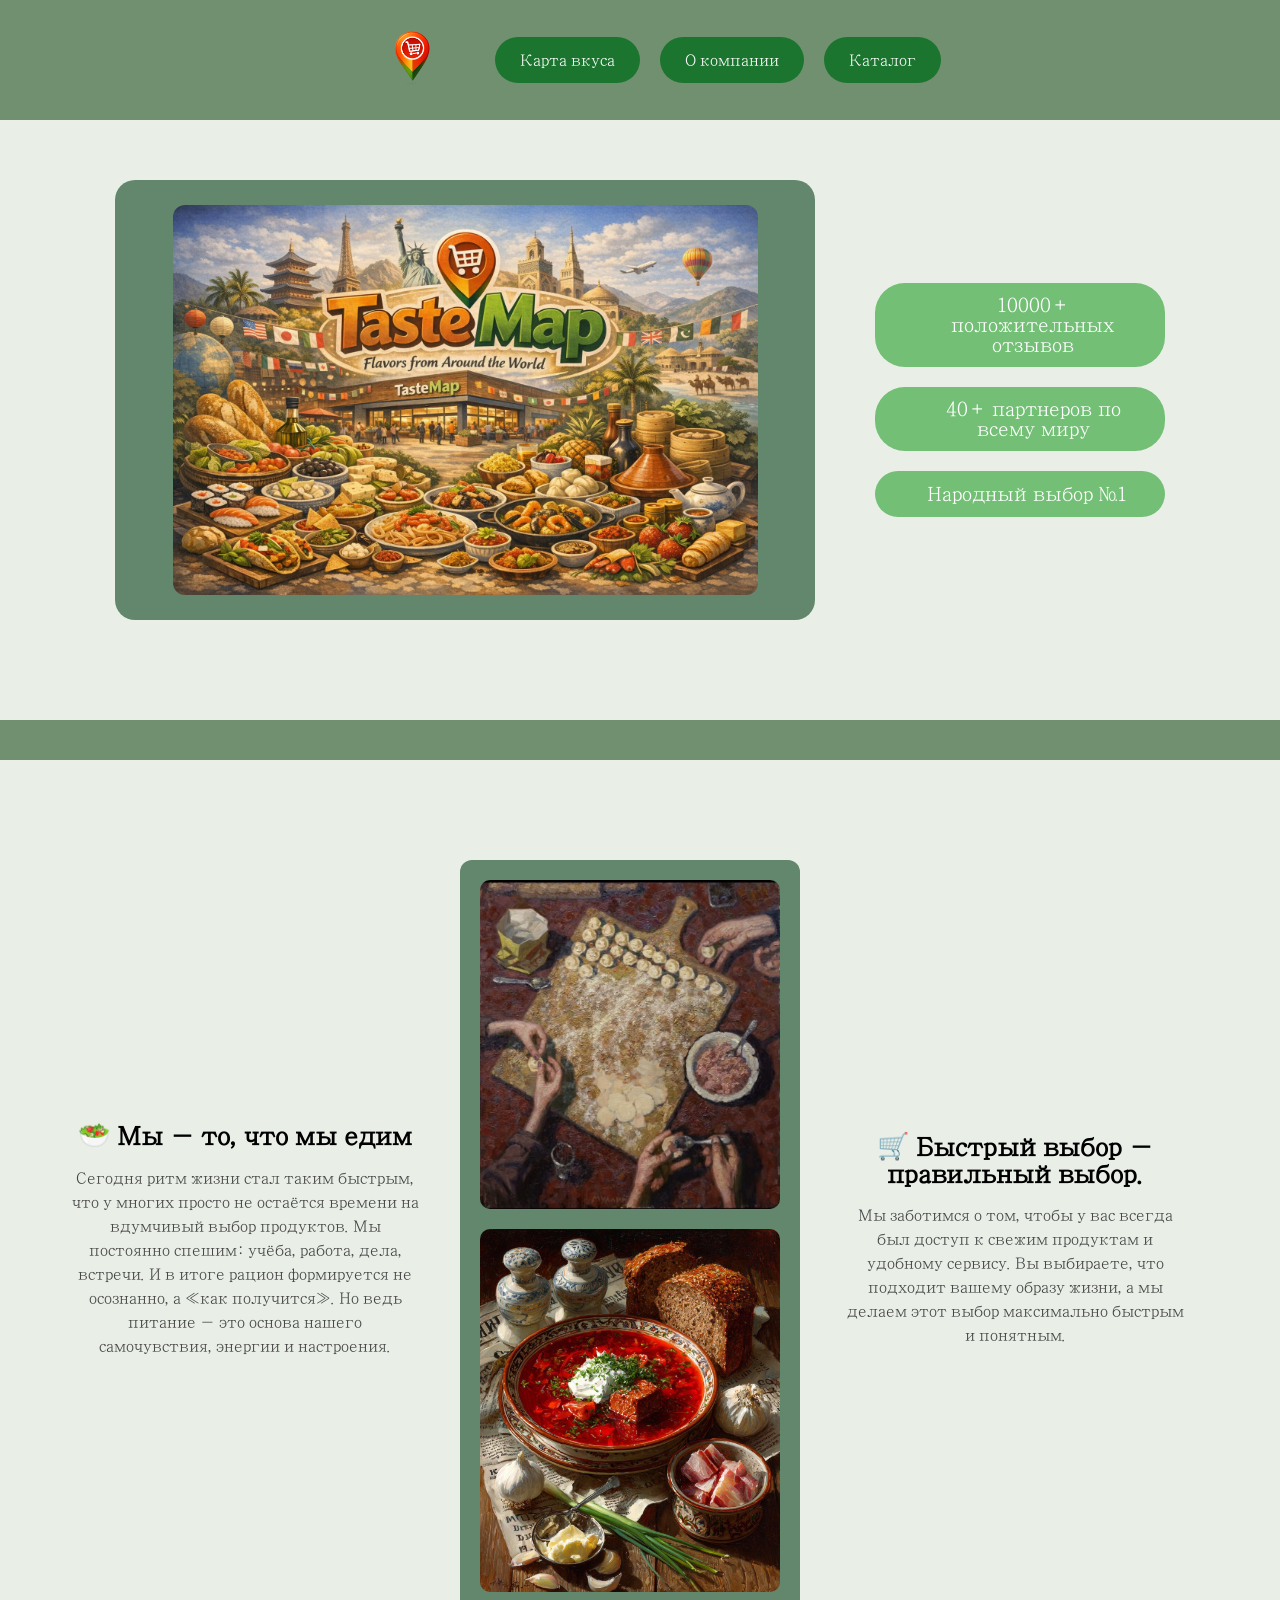
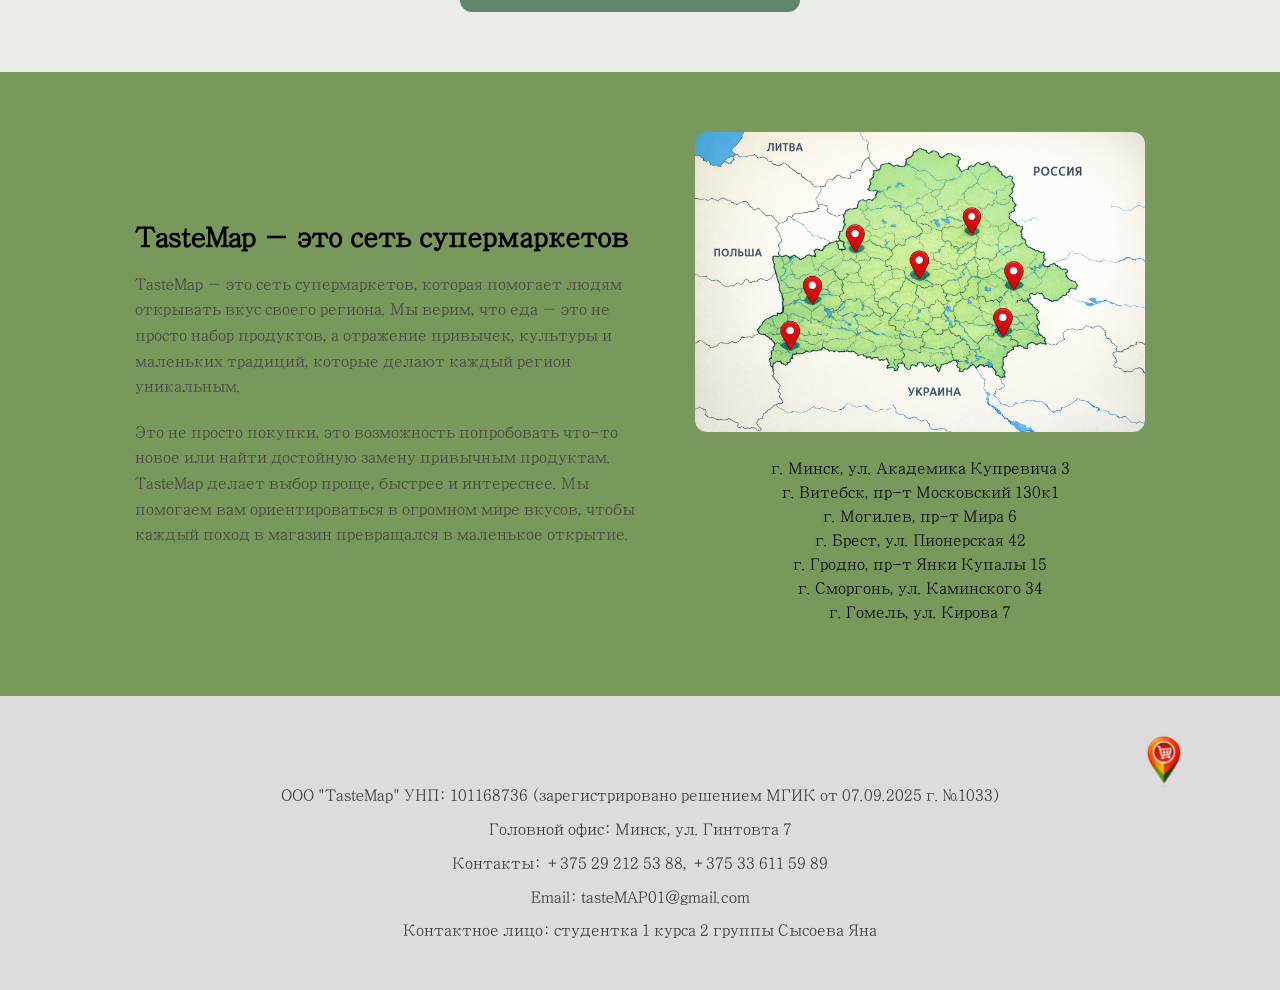
<file: index.html>
<!DOCTYPE html>
<html lang="ru">
<head>
    <meta charset="UTF-8">
    <title>TasteMap</title>
    <link rel="stylesheet" href="index.css">
    <link href="https://fonts.googleapis.com/css2?family=Jeju+Myeongjo&display=swap" rel="stylesheet">

</head>
<body>

<header class="header">
     <img src="Mark.png" alt="Check" class="check-img">
    <nav class="nav">
        <button class="nav-btn" onclick="location.href='map.html'">Карта вкуса</button>
        <a href="#about" class="nav-btn">О компании</a>
        <button class="nav-btn" onclick="location.href='catalog.html'">Каталог</button>
    </nav>
</header>

<main>
<section class="hero">

    <div class="hero-wrapper">

        <div class="hero-img-box">
            <img src="TasteMap.png" alt="TasteMap" class="hero-img">
        </div>

        <div class="hero-badges">
            <div class="badge">10000+ положительных отзывов</div>
            <div class="badge">40+ партнеров по всему миру</div>
            <div class="badge">Народный выбор №1</div>
        </div>

    </div>

</section>
<div class="section-line"></div>
<section class="info-section">

    <div class="info-block">
        <h2 class="info-title">🥗 Мы — то, что мы едим</h2>
        <p class="info-text">
Сегодня ритм жизни стал таким быстрым, что у многих просто не остаётся времени на вдумчивый выбор продуктов. Мы постоянно спешим: учёба, работа, дела, встречи. И в итоге рацион формируется не осознанно, а «как получится». Но ведь питание — это основа нашего самочувствия, энергии и настроения.
        </p>
    </div>

    <div class="info-images">

        <div class="info-img-box">
            <img src="Pelmeni.JPG" alt="Еда 1" class="info-img">
        
            <img src="Borsh.JPG" alt="Еда 2" class="info-img">
        </div>

    </div>

    <div class="info-block">
        <h2 class="info-title">🛒 Быстрый выбор — правильный выбор.</h2>
        <p class="info-text">
Мы заботимся о том, чтобы у вас всегда был доступ к свежим продуктам и удобному сервису. Вы выбираете, что подходит вашему образу жизни, а мы делаем этот выбор максимально быстрым и понятным.
        </p>
    </div>

</section>
<section class="about-section" id="about">

    <div class="about-text">
        <h2 class="about-title">TasteMap — это сеть супермаркетов</h2>

        <p class="about-paragraph">
            TasteMap — это сеть супермаркетов, которая помогает людям открывать вкус своего региона.
            Мы верим, что еда — это не просто набор продуктов, а отражение привычек, культуры и маленьких
            традиций, которые делают каждый регион уникальным.
        </p>

        <p class="about-paragraph">
            Это не просто покупки, это возможность попробовать что-то новое или найти достойную замену
            привычным продуктам. TasteMap делает выбор проще, быстрее и интереснее. Мы помогаем вам
            ориентироваться в огромном мире вкусов, чтобы каждый поход в магазин превращался в маленькое открытие.
        </p>
    </div>

    <div>
        <img src="Belarus.png" alt="Карта магазинов" class="map-img">

        <ul class="store-list">
            <li>г. Минск, ул. Академика Купревича 3</li>
            <li>г. Витебск, пр-т Московский 130к1</li>
            <li>г. Могилев, пр-т Мира 6</li>
            <li>г. Брест, ул. Пионерская 42</li>
            <li>г. Гродно, пр-т Янки Купалы 15</li>
            <li>г. Сморгонь, ул. Каминского 34</li>
            <li>г. Гомель, ул. Кирова 7</li>
        </ul>
    </div>
</section>
</main>


<footer class="footer">
 <img src="Mark.png" alt="Check" class="footer-mark">

    <p>ООО "TasteMap" УНП: 101168736 (зарегистрировано решением МГИК от 07.09.2025 г. №1033)</p>
    <p>Головной офис: Минск, ул. Гинтовта 7</p>
    <p>Контакты: +375 29 212 53 88, +375 33 611 59 89</p>
    <p>Email: tasteMAP01@gmail.com</p>
    <p>Контактное лицо: студентка 1 курса 2 группы Сысоева Яна</p>
</footer>

</body>
</html>
</file>
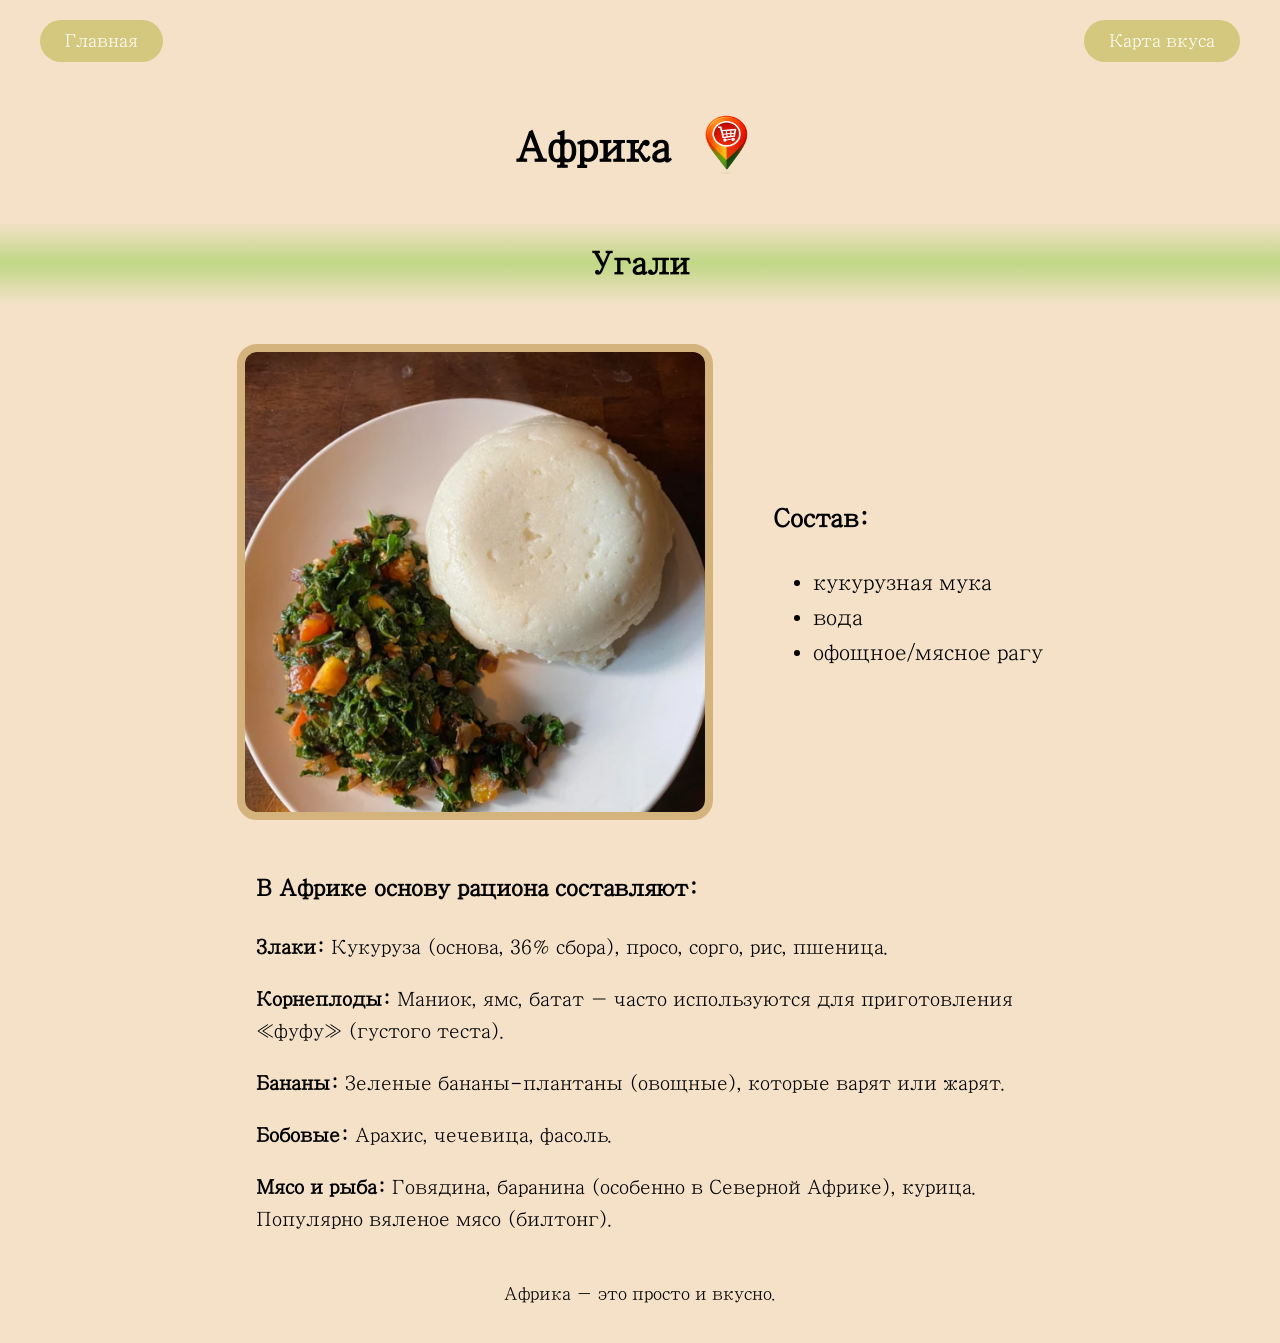
<file: africa.html>
<!DOCTYPE html>
<html lang="ru">
<head>
    <meta charset="UTF-8">
    <title>Африка</title>
    <link rel="stylesheet" href="africa.css">
    <link href="https://fonts.googleapis.com/css2?family=Jeju+Myeongjo&display=swap" rel="stylesheet">
</head>
<body>

<div class="top-nav">
    <button class="nav-btn" onclick="location.href='index.html'">Главная</button>
    <button class="nav-btn" onclick="location.href='map.html'">Карта вкуса</button>
</div>

<div class="region-header">
    <h1 class="region-title">Африка</h1>
    <img src="Mark.png" class="region-icon" alt="icon">
</div>

<div class="dish-banner">
    <h2 class="dish-name">Угали</h2>
</div>

<div class="dish-block">
    <img src="ugali.jpg" class="dish-img" alt="dish">

    <div class="dish-info">
        <h3>Состав:</h3>
        <ul>
            <li>кукурузная мука</li>
            <li>вода</li>
            <li>офощное/мясное рагу</li>
            
        </ul>
    </div>
</div>

<div class="diet-block">
    <h3>В Африке основу рациона составляют:</h3>

    <p><b>Злаки:</b> Кукуруза (основа, 36% сбора), просо, сорго, рис, пшеница.</p>
    <p><b>Корнеплоды:</b> Маниок, ямс, батат — часто используются для приготовления «фуфу» (густого теста).</p>
    <p><b>Бананы:</b> Зеленые бананы-плантаны (овощные), которые варят или жарят.</p>
    <p><b>Бобовые:</b> Арахис, чечевица, фасоль.</p>
    <p><b>Мясо и рыба:</b> Говядина, баранина (особенно в Северной Африке), курица. Популярно вяленое мясо (билтонг).</p>
</div>

<div class="footer-text">
    Африка — это просто и вкусно.
</div>

</body>
</html>
</file>
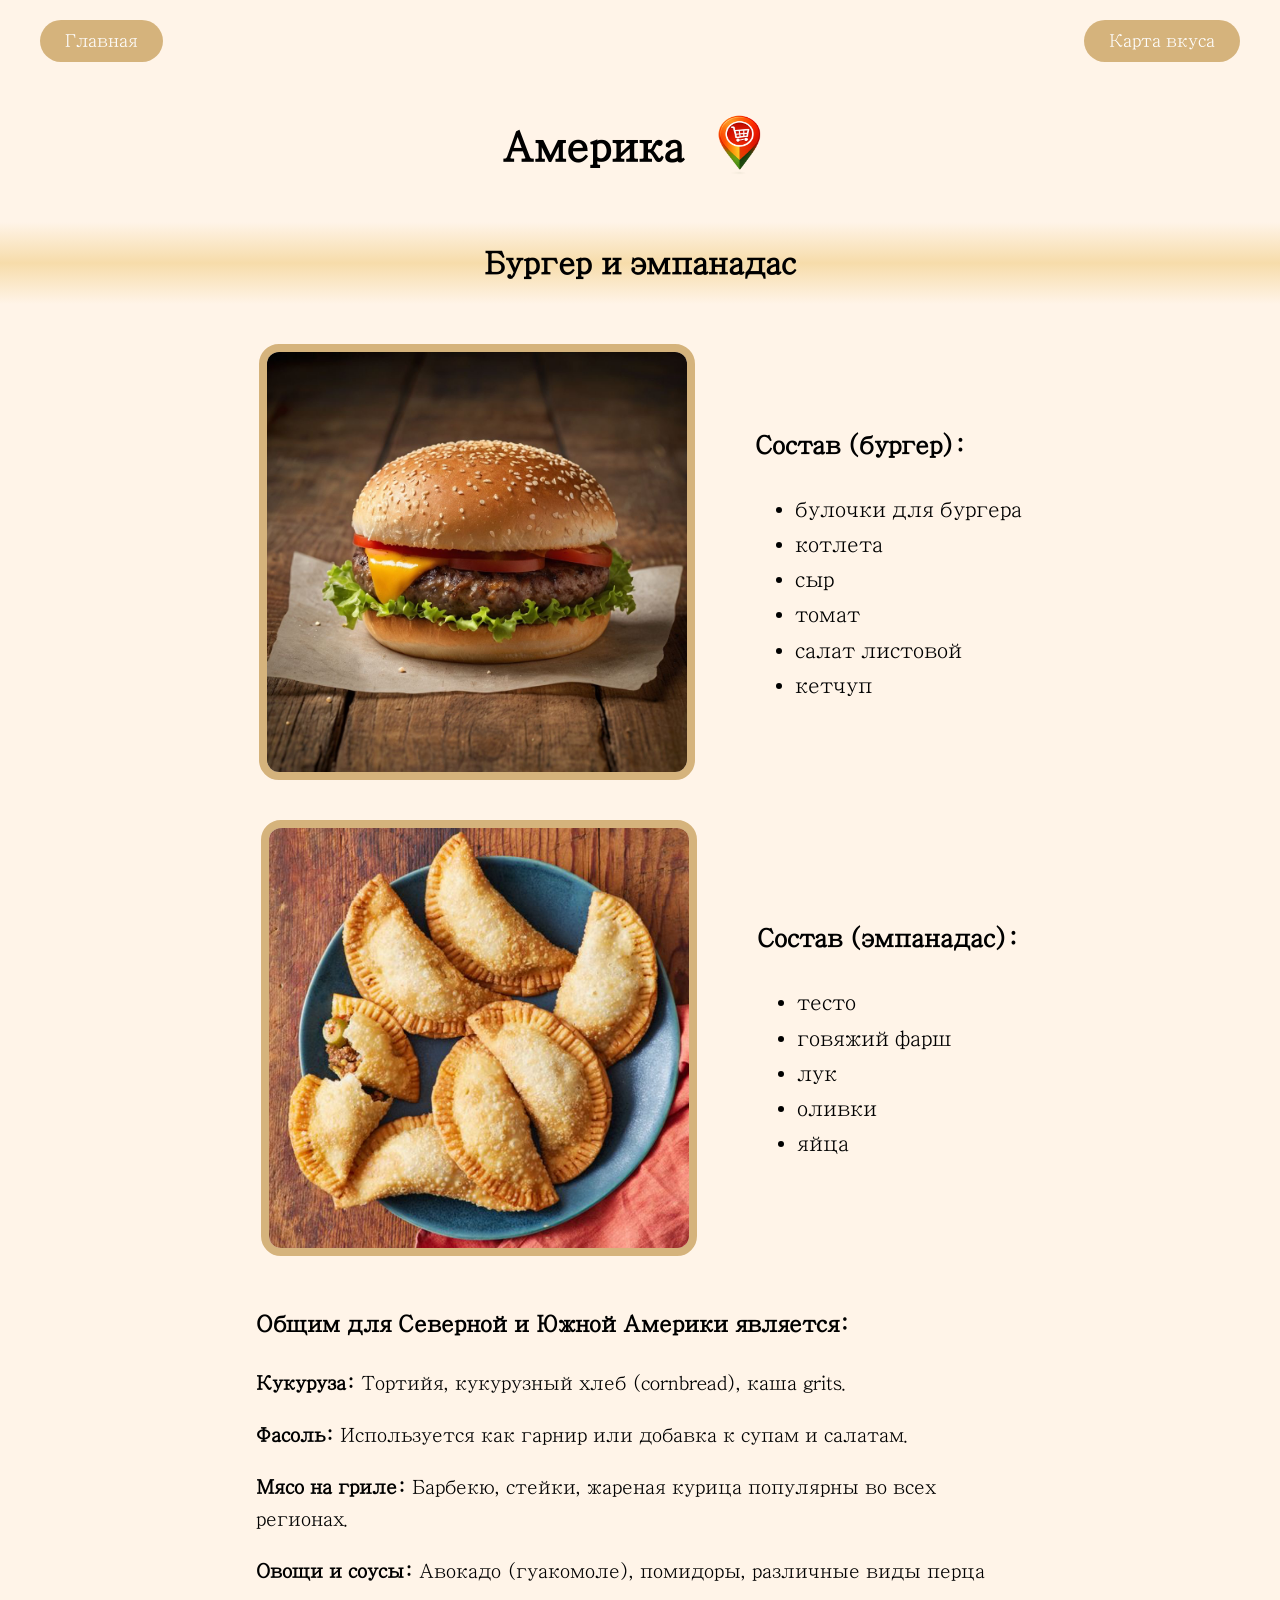
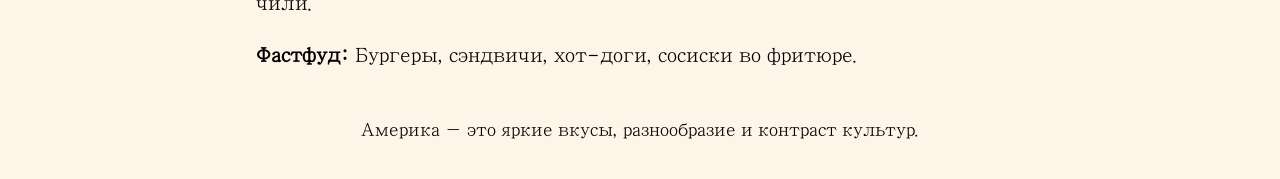
<file: america.html>
<!DOCTYPE html>
<html lang="ru">
<head>
    <meta charset="UTF-8">
    <title>Америка</title>
    <link rel="stylesheet" href="america.css">
    <link href="https://fonts.googleapis.com/css2?family=Jeju+Myeongjo&display=swap" rel="stylesheet">
</head>
<body>

<div class="top-nav">
    <button class="nav-btn" onclick="location.href='index.html'">Главная</button>
    <button class="nav-btn" onclick="location.href='map.html'">Карта вкуса</button>
</div>

<div class="region-header">
    <h1 class="region-title">Америка</h1>
    <img src="Mark.png" class="region-icon" alt="icon">
</div>

<div class="dish-banner">
    <h2 class="dish-name">Бургер и эмпанадас</h2>
</div>

<!-- БЛОК 1 — БУРГЕР -->
<div class="dish-block">
    <img src="burger.JPG" class="dish-img" alt="burger">

    <div class="dish-info">
        <h3>Состав (бургер):</h3>
        <ul>
            <li>булочки для бургера</li>
            <li>котлета</li>
            <li>сыр</li>
            <li>томат</li>
            <li>салат листовой</li>
            <li>кетчуп</li>
        </ul>
    </div>
</div>

<!-- БЛОК 2 — ЭМПАНАДАС -->
<div class="dish-block">
    <img src="pirozhki.jpg" class="dish-img" alt="empanadas">

    <div class="dish-info">
        <h3>Состав (эмпанадас):</h3>
        <ul>
            <li>тесто</li>
            <li>говяжий фарш</li>
            <li>лук</li>
            <li>оливки</li>
            <li>яйца</li>
        </ul>
    </div>
</div>

<div class="diet-block">
    <h3>Общим для Северной и Южной Америки является:</h3>

    <p><b>Кукуруза:</b> Тортийя, кукурузный хлеб (cornbread), каша grits.</p>
    <p><b>Фасоль:</b> Используется как гарнир или добавка к супам и салатам.</p>
    <p><b>Мясо на гриле:</b> Барбекю, стейки, жареная курица популярны во всех регионах.</p>
    <p><b>Овощи и соусы:</b> Авокадо (гуакомоле), помидоры, различные виды перца чили.</p>
    <p><b>Фастфуд:</b> Бургеры, сэндвичи, хот-доги, сосиски во фритюре.</p>
</div>

<div class="footer-text">
    Америка — это яркие вкусы, разнообразие и контраст культур.
</div>

</body>
</html>
</file>
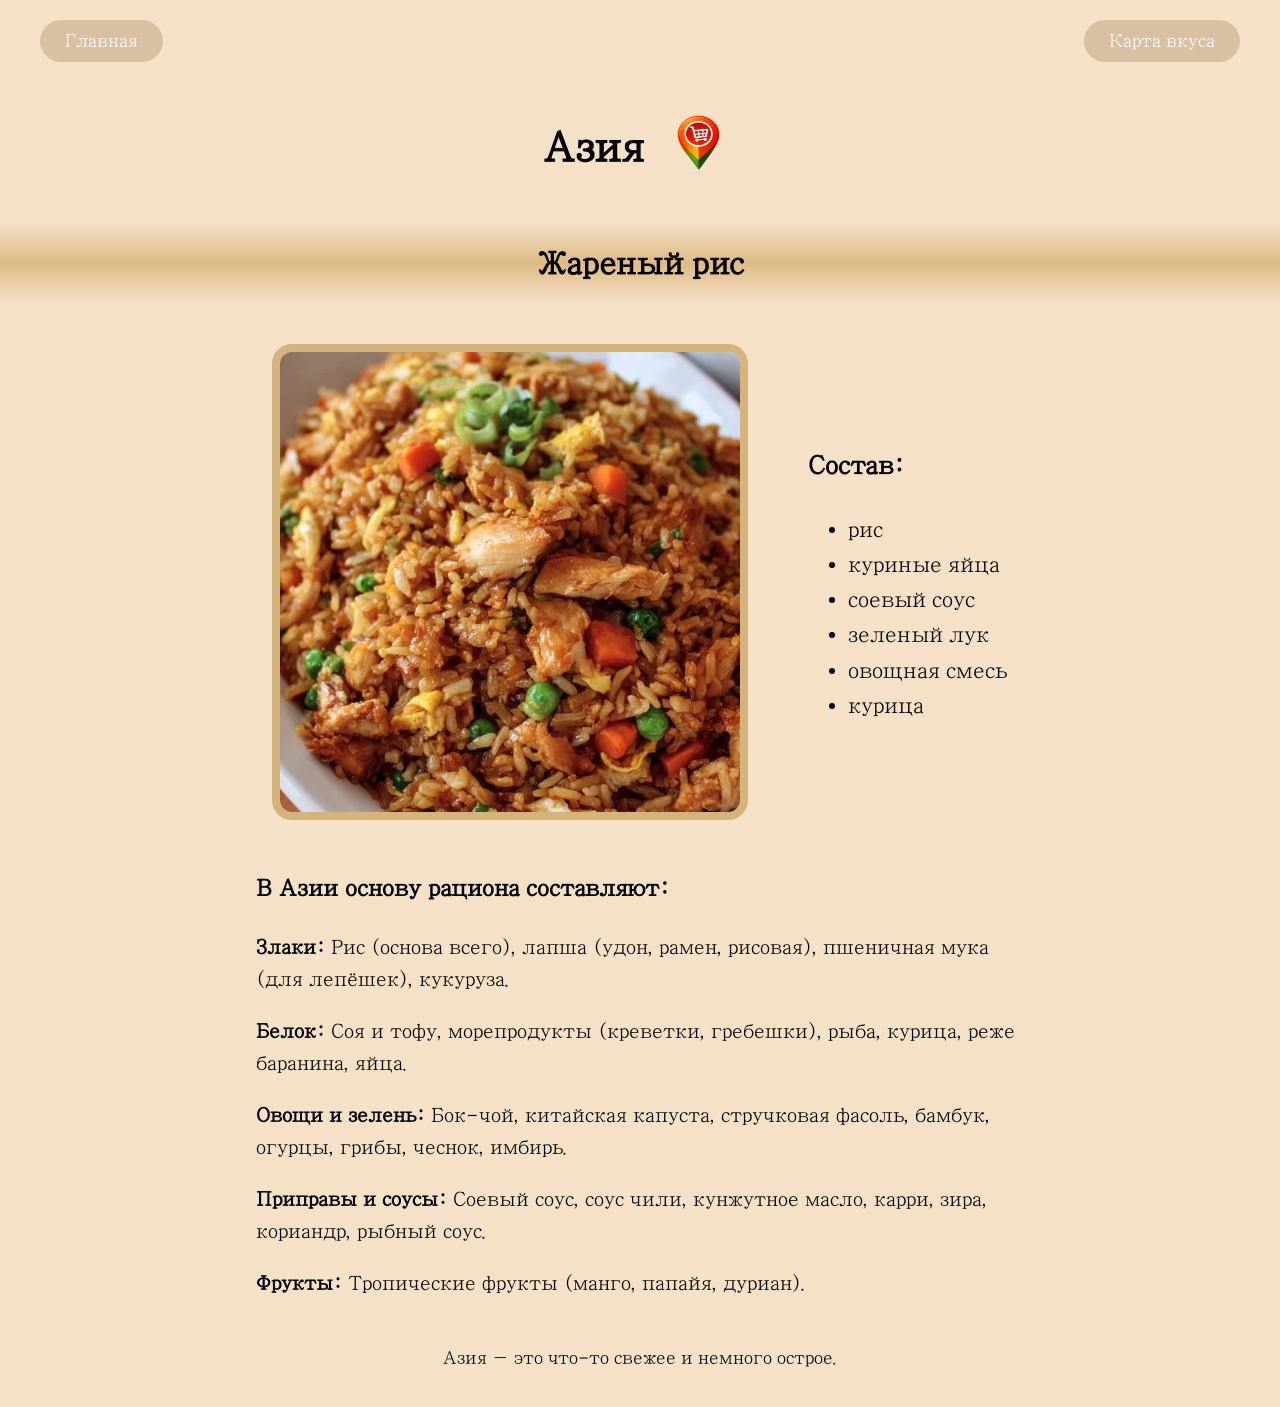
<file: asia.html>
<!DOCTYPE html>
<html lang="ru">
<head>
    <meta charset="UTF-8">
    <title>Азия</title>
    <link rel="stylesheet" href="asia.css">
    <link href="https://fonts.googleapis.com/css2?family=Jeju+Myeongjo&display=swap" rel="stylesheet">
</head>
<body>

<div class="top-nav">
    <button class="nav-btn" onclick="location.href='index.html'">Главная</button>
    <button class="nav-btn" onclick="location.href='map.html'">Карта вкуса</button>
</div>

<div class="region-header">
    <h1 class="region-title">Азия</h1>
    <img src="Mark.png" class="region-icon" alt="icon">
</div>

<div class="dish-banner">
    <h2 class="dish-name">Жареный рис</h2>
</div>

<div class="dish-block">
    <img src="rice.JPG" class="dish-img" alt="dish">

    <div class="dish-info">
        <h3>Состав:</h3>
        <ul>
            <li>рис</li>
            <li>куриные яйца</li>
            <li>соевый соус</li>
            <li>зеленый лук</li>
            <li>овощная смесь</li>
            <li>курица</li>
        </ul>
    </div>
</div>

<div class="diet-block">
    <h3>В Азии основу рациона составляют:</h3>

    <p><b>Злаки:</b> Рис (основа всего), лапша (удон, рамен, рисовая), пшеничная мука (для лепёшек), кукуруза.</p>
    <p><b>Белок:</b> Соя и тофу, морепродукты (креветки, гребешки), рыба, курица, реже баранина, яйца.</p>
    <p><b>Овощи и зелень:</b> Бок-чой, китайская капуста, стручковая фасоль, бамбук, огурцы, грибы, чеснок, имбирь.</p>
    <p><b>Приправы и соусы:</b> Соевый соус, соус чили, кунжутное масло, карри, зира, кориандр, рыбный соус.</p>
    <p><b>Фрукты:</b> Тропические фрукты (манго, папайя, дуриан).</p>
</div>

<div class="footer-text">
    Азия — это что-то свежее и немного острое.
</div>

</body>
</html>
</file>
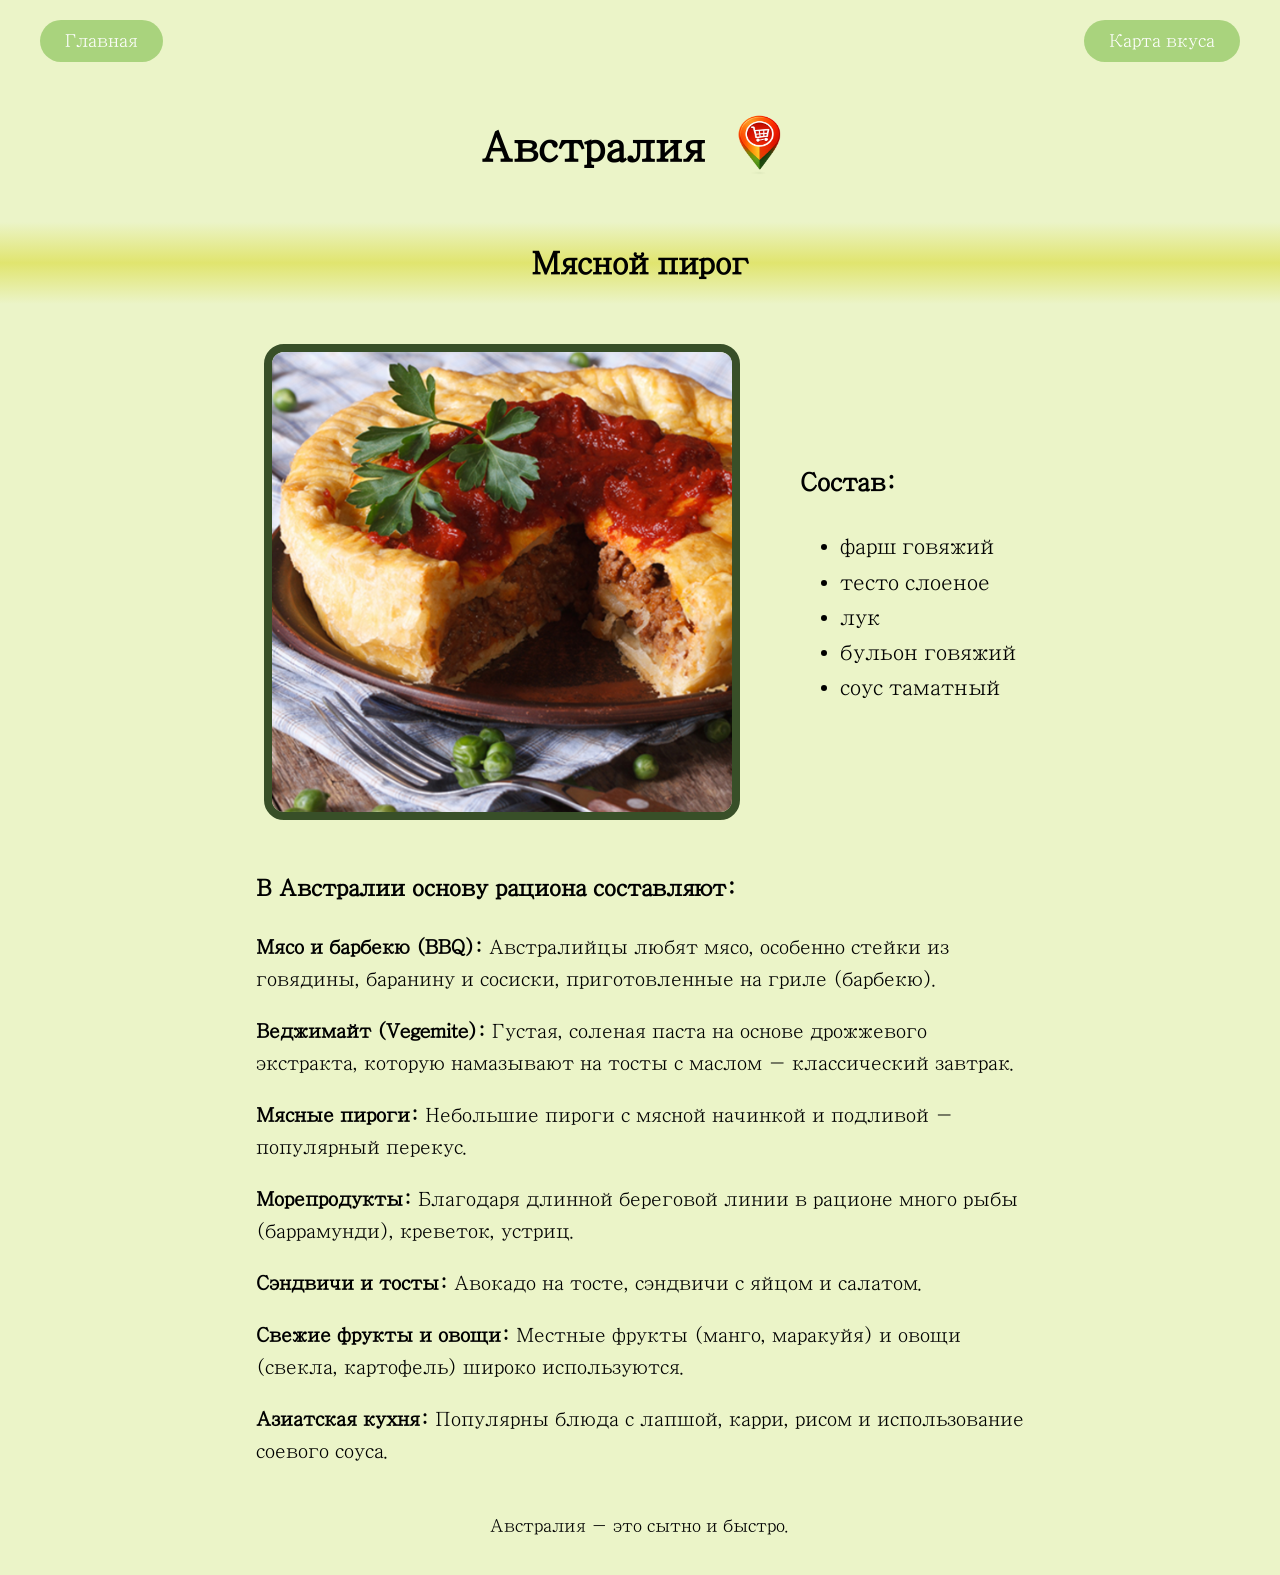
<file: australia.html>
<!DOCTYPE html>
<html lang="ru">
<head>
    <meta charset="UTF-8">
    <title>Австралия</title>
    <link rel="stylesheet" href="australia.css">
    <link href="https://fonts.googleapis.com/css2?family=Jeju+Myeongjo&display=swap" rel="stylesheet">
</head>
<body>

<div class="top-nav">
    <button class="nav-btn" onclick="location.href='index.html'">Главная</button>
    <button class="nav-btn" onclick="location.href='map.html'">Карта вкуса</button>
</div>

<div class="region-header">
    <h1 class="region-title">Австралия</h1>
    <img src="Mark.png" class="region-icon" alt="icon">
</div>

<div class="dish-banner">
    <h2 class="dish-name">Мясной пирог</h2>
</div>

<div class="dish-block">
    <img src="pirog.jpg" class="dish-img" alt="dish">

    <div class="dish-info">
        <h3>Состав:</h3>
        <ul>
            <li>фарш говяжий </li>
            <li>тесто слоеное</li>
            <li>лук</li>
            <li>бульон говяжий</li>
            <li>соус таматный</li>
            
        </ul>
    </div>
</div>

<div class="diet-block">
    <h3>В Австралии основу рациона составляют:</h3>

    <p><b>Мясо и барбекю (BBQ):</b> Австралийцы любят мясо, особенно стейки из говядины, баранину и сосиски, приготовленные на гриле (барбекю).</p>
    <p><b>Веджимайт (Vegemite):</b> Густая, соленая паста на основе дрожжевого экстракта, которую намазывают на тосты с маслом — классический завтрак.</p>
    <p><b>Мясные пироги:</b> Небольшие пироги с мясной начинкой и подливой — популярный перекус.</p>
    <p><b>Морепродукты:</b> Благодаря длинной береговой линии в рационе много рыбы (баррамунди), креветок, устриц.</p>
    <p><b>Сэндвичи и тосты:</b> Авокадо на тосте, сэндвичи с яйцом и салатом.</p>
    <p><b>Свежие фрукты и овощи:</b> Местные фрукты (манго, маракуйя) и овощи (свекла, картофель) широко используются.</p>
    <p><b>Азиатская кухня:</b> Популярны блюда с лапшой, карри, рисом и использование соевого соуса.</p>
</div>

<div class="footer-text">
    Австралия — это сытно и быстро.
</div>

</body>
</html>
</file>
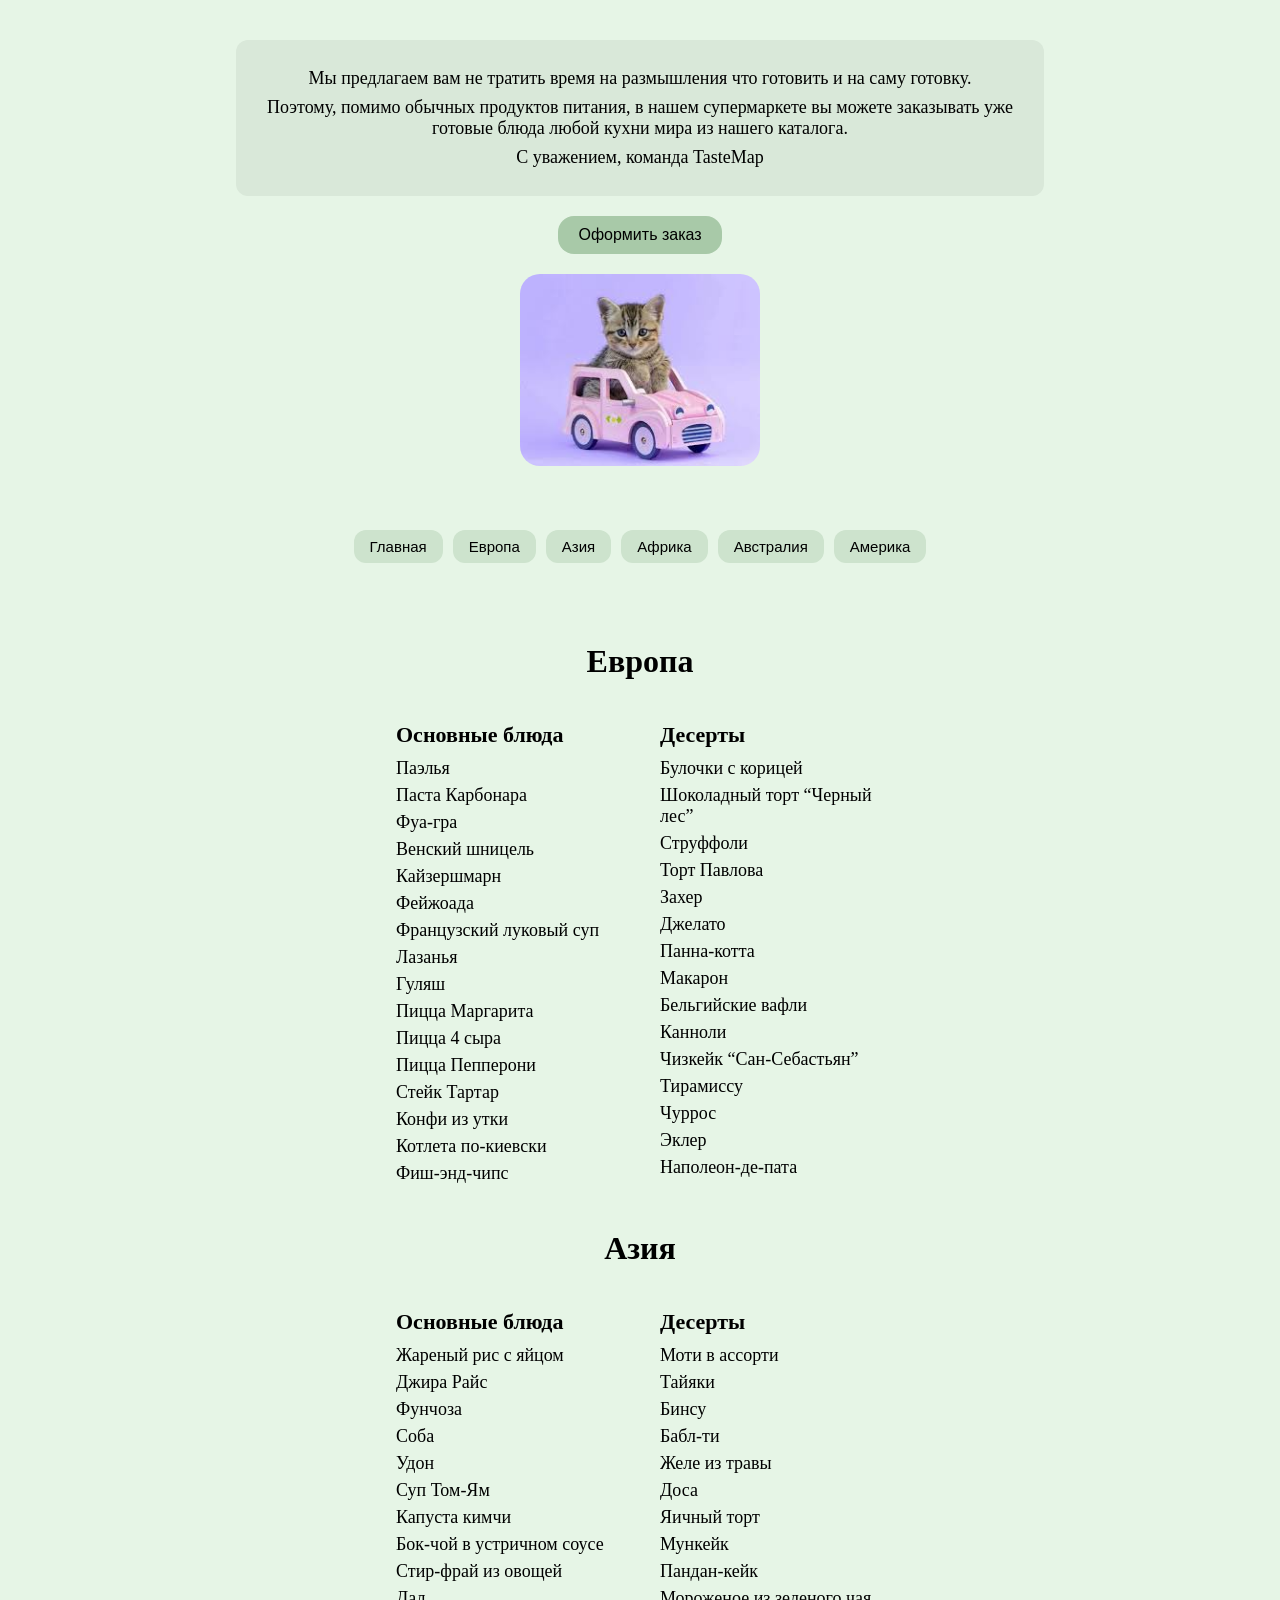
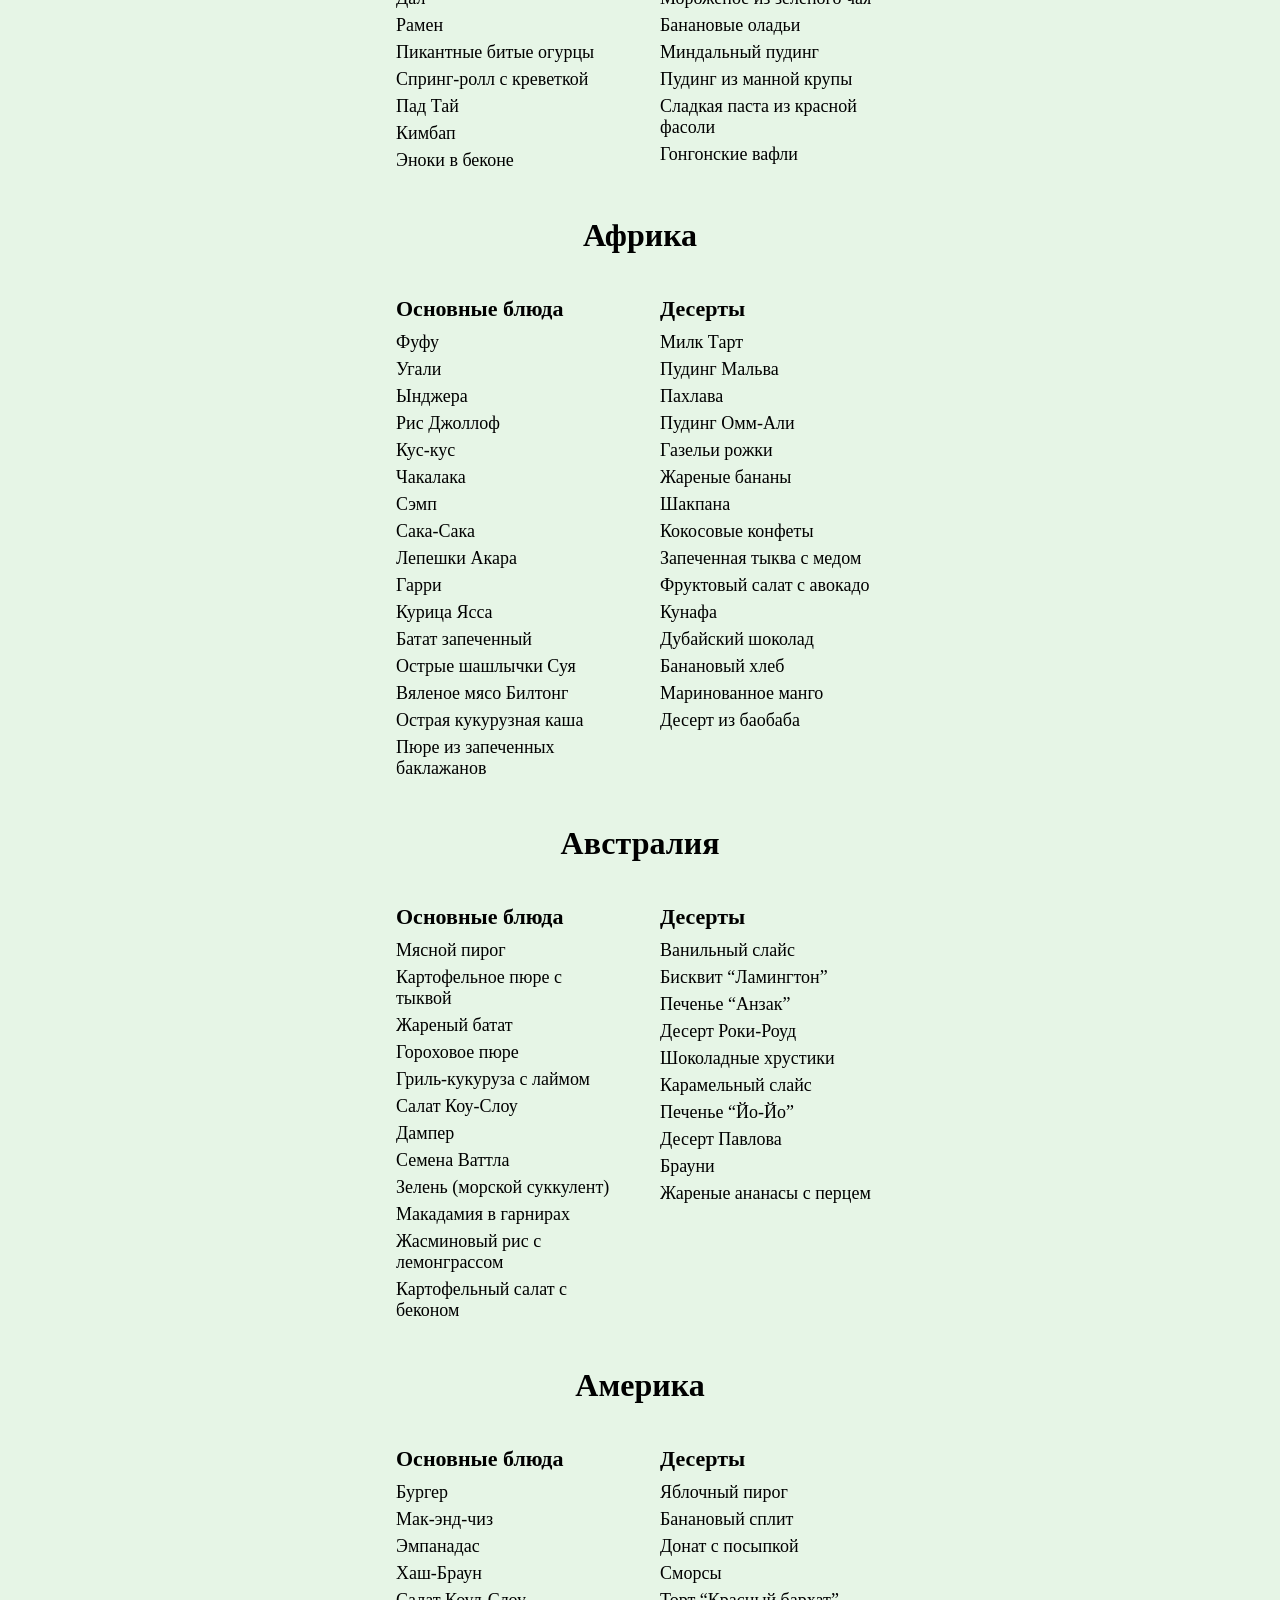
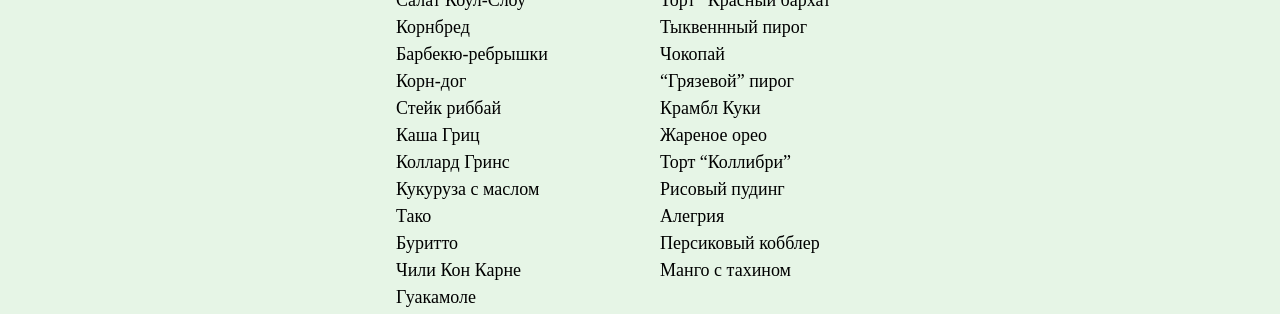
<file: catalog.html>
<!DOCTYPE html>
<html lang="ru">
<head>
    <meta charset="UTF-8">
    <title>Каталог блюд</title>
    <link href="https://fonts.googleapis.com/css2?family=Jeju+Myeongjo&display=swap" rel="stylesheet">
    <link rel="stylesheet" href="catalog.css">
</head>
<body>

<!-- БЛОК 1 -->
<div class="top-block">

    <div class="text-box">
        <p>Мы предлагаем вам не тратить время на размышления что готовить и на саму готовку.</p>
        <p>Поэтому, помимо обычных продуктов питания, в нашем супермаркете вы можете заказывать уже готовые блюда любой кухни мира из нашего каталога.</p>
        <p>С уважением, команда TasteMap</p>
    </div>

    <button class="order-btn" onclick="location.href='order.html'">Оформить заказ</button>

    <div class="promo-img">
        <img src="images.jpg" alt="promo">
    </div>

</div>

<!-- БЛОК 2 -->
<div class="regions-block">

    <div class="side-buttons">
        <button onclick="location.href='index.html'">Главная</button>
        <button onclick="location.href='#europe'">Европа</button>
        <button onclick="location.href='#asia'">Азия</button>
        <button onclick="location.href='#africa'">Африка</button>
        <button onclick="location.href='#australia'">Австралия</button>
        <button onclick="location.href='#america'">Америка</button>
    </div>

    <div class="regions">

        <h2 id="europe" class="region-title">Европа</h2>

        <div class="food-columns">

            <div class="food-column">
                <h3>Основные блюда</h3>
                <ul>
                    <li>Паэлья</li>
                    <li>Паста Карбонара</li>
                    <li>Фуа-гра</li>
                    <li>Венский шницель</li>
                    <li>Кайзершмарн</li>
                    <li>Фейжоада</li>
                    <li>Французский луковый суп</li>
                    <li>Лазанья</li>
                    <li>Гуляш</li>
                    <li>Пицца Маргарита</li>
                    <li>Пицца 4 сыра</li>
                    <li>Пицца Пепперони</li>
                    <li>Стейк Тартар</li>
                    <li>Конфи из утки</li>
                    <li>Котлета по-киевски</li>
                    <li>Фиш-энд-чипс</li>
                </ul>
            </div>

            <div class="food-column">
                <h3>Десерты</h3>
                <ul>
                    <li>Булочки с корицей</li>
                    <li>Шоколадный торт “Черный лес”</li>
                    <li>Струффоли</li>
                    <li>Торт Павлова</li>
                    <li>Захер</li>
                    <li>Джелато</li>
                    <li>Панна-котта</li>
                    <li>Макарон</li>
                    <li>Бельгийские вафли</li>
                    <li>Канноли</li>
                    <li>Чизкейк “Сан-Себастьян”</li>
                    <li>Тирамиссу</li>
                    <li>Чуррос</li>
                    <li>Эклер</li>
                    <li>Наполеон-де-пата</li>
                </ul>
            </div>

        </div>

        <h2 id="asia" class="region-title">Азия</h2>
        <div class="food-columns">

            <div class="food-column">
                <h3>Основные блюда</h3>
                <ul>
                    <li>Жареный рис с яйцом</li>
                    <li>Джира Райс</li>
                    <li>Фунчоза</li>
                    <li>Соба</li>
                    <li>Удон</li>
                    <li>Суп Том-Ям</li>
                    <li>Капуста кимчи</li>
                    <li>Бок-чой в устричном соусе</li>
                    <li>Стир-фрай из овощей</li>
                    <li>Дал</li>
                    <li>Рамен</li>
                    <li>Пикантные битые огурцы</li>
                    <li>Спринг-ролл с креветкой</li>
                    <li>Пад Тай</li>
                    <li>Кимбап</li>
                    <li>Эноки в беконе</li>
                </ul>
            </div>

            <div class="food-column">
                <h3>Десерты</h3>
                <ul>
                    <li>Моти в ассорти</li>
                    <li>Тайяки</li>
                    <li>Бинсу</li>
                    <li>Бабл-ти</li>
                    <li>Желе из травы</li>
                    <li>Доса</li>
                    <li>Яичный торт</li>
                    <li>Мункейк</li>
                    <li>Пандан-кейк</li>
                    <li>Мороженое из зеленого чая</li>
                    <li>Банановые оладьи</li>
                    <li>Миндальный пудинг</li>
                    <li>Пудинг из манной крупы</li>
                    <li>Сладкая паста из красной фасоли</li>
                    <li>Гонгонские вафли</li>
                </ul>
            </div>

        </div>

        <h2 id="africa" class="region-title">Африка</h2>
        <div class="food-columns">

            <div class="food-column">
                <h3>Основные блюда</h3>
                <ul>
                    <li>Фуфу</li>
                    <li>Угали</li>
                    <li>Ынджера</li>
                    <li>Рис Джоллоф</li>
                    <li>Кус-кус</li>
                    <li>Чакалака</li>
                    <li>Сэмп</li>
                    <li>Сака-Сака</li>
                    <li>Лепешки Акара</li>
                    <li>Гарри</li>
                    <li>Курица Ясса</li>
                    <li>Батат запеченный</li>
                    <li>Острые шашлычки Суя</li>
                    <li>Вяленое мясо Билтонг</li>
                    <li>Острая кукурузная каша</li>
                    <li>Пюре из запеченных баклажанов</li>
                </ul>
            </div>

            <div class="food-column">
                <h3>Десерты</h3>
                <ul>
                    <li>Милк Тарт</li>
                    <li>Пудинг Мальва</li>
                    <li>Пахлава</li>
                    <li>Пудинг Омм-Али</li>
                    <li>Газельи рожки</li>
                    <li>Жареные бананы</li>
                    <li>Шакпана</li>
                    <li>Кокосовые конфеты</li>
                    <li>Запеченная тыква с медом</li>
                    <li>Фруктовый салат с авокадо</li>
                    <li>Кунафа</li>
                    <li>Дубайский шоколад</li>
                    <li>Банановый хлеб</li>
                    <li>Маринованное манго</li>
                    <li>Десерт из баобаба</li>
                </ul>
            </div>

        </div>

        <h2 id="australia" class="region-title">Австралия</h2>
        <div class="food-columns">

            <div class="food-column">
                <h3>Основные блюда</h3>
                <ul>
                    <li>Мясной пирог</li>
                    <li>Картофельное пюре с тыквой</li>
                    <li>Жареный батат</li>
                    <li>Гороховое пюре</li>
                    <li>Гриль-кукуруза с лаймом</li>
                    <li>Салат Коу-Слоу</li>
                    <li>Дампер</li>
                    <li>Семена Ваттла</li>
                    <li>Зелень (морской суккулент)</li>
                    <li>Макадамия в гарнирах</li>
                    <li>Жасминовый рис с лемонграссом</li>
                    <li>Картофельный салат с беконом</li>
                </ul>
            </div>

            <div class="food-column">
                <h3>Десерты</h3>
                <ul>
                    <li>Ванильный слайс</li>
                    <li>Бисквит “Ламингтон”</li>
                    <li>Печенье “Анзак”</li>
                    <li>Десерт Роки-Роуд</li>
                    <li>Шоколадные хрустики</li>
                    <li>Карамельный слайс</li>
                    <li>Печенье “Йо-Йо”</li>
                    <li>Десерт Павлова</li>
                    <li>Брауни</li>
                    <li>Жареные ананасы с перцем</li>
                </ul>
            </div>

        </div>

        <h2 id="america" class="region-title">Америка</h2>
        <div class="food-columns">

            <div class="food-column">
                <h3>Основные блюда</h3>
                <ul>
                    <li>Бургер</li>
                    <li>Мак-энд-чиз</li>
                    <li>Эмпанадас</li>
                    <li>Хаш-Браун</li>
                    <li>Салат Коул-Слоу</li>
                    <li>Корнбред</li>
                    <li>Барбекю-ребрышки</li>
                    <li>Корн-дог</li>
                    <li>Стейк риббай</li>
                    <li>Каша Гриц</li>
                    <li>Коллард Гринс</li>
                    <li>Кукуруза с маслом</li>
                    <li>Тако</li>
                    <li>Буритто</li>
                    <li>Чили Кон Карне</li>
                    <li>Гуакамоле</li>
                </ul>
            </div>

            <div class="food-column">
                <h3>Десерты</h3>
                <ul>
                    <li>Яблочный пирог</li>
                    <li>Банановый сплит</li>
                    <li>Донат с посыпкой</li>
                    <li>Сморсы</li>
                    <li>Торт “Красный бархат”</li>
                    <li>Тыквеннный пирог</li>
                    <li>Чокопай</li>
                    <li>“Грязевой” пирог</li>
                    <li>Крамбл Куки</li>
                    <li>Жареное орео</li>
                    <li>Торт “Коллибри”</li>
                    <li>Рисовый пудинг</li>
                    <li>Алегрия</li>
                    <li>Персиковый кобблер</li>
                    <li>Манго с тахином</li>
                </ul>
            </div>

        </div>

    </div>

</div>

</body>
</html>
</file>
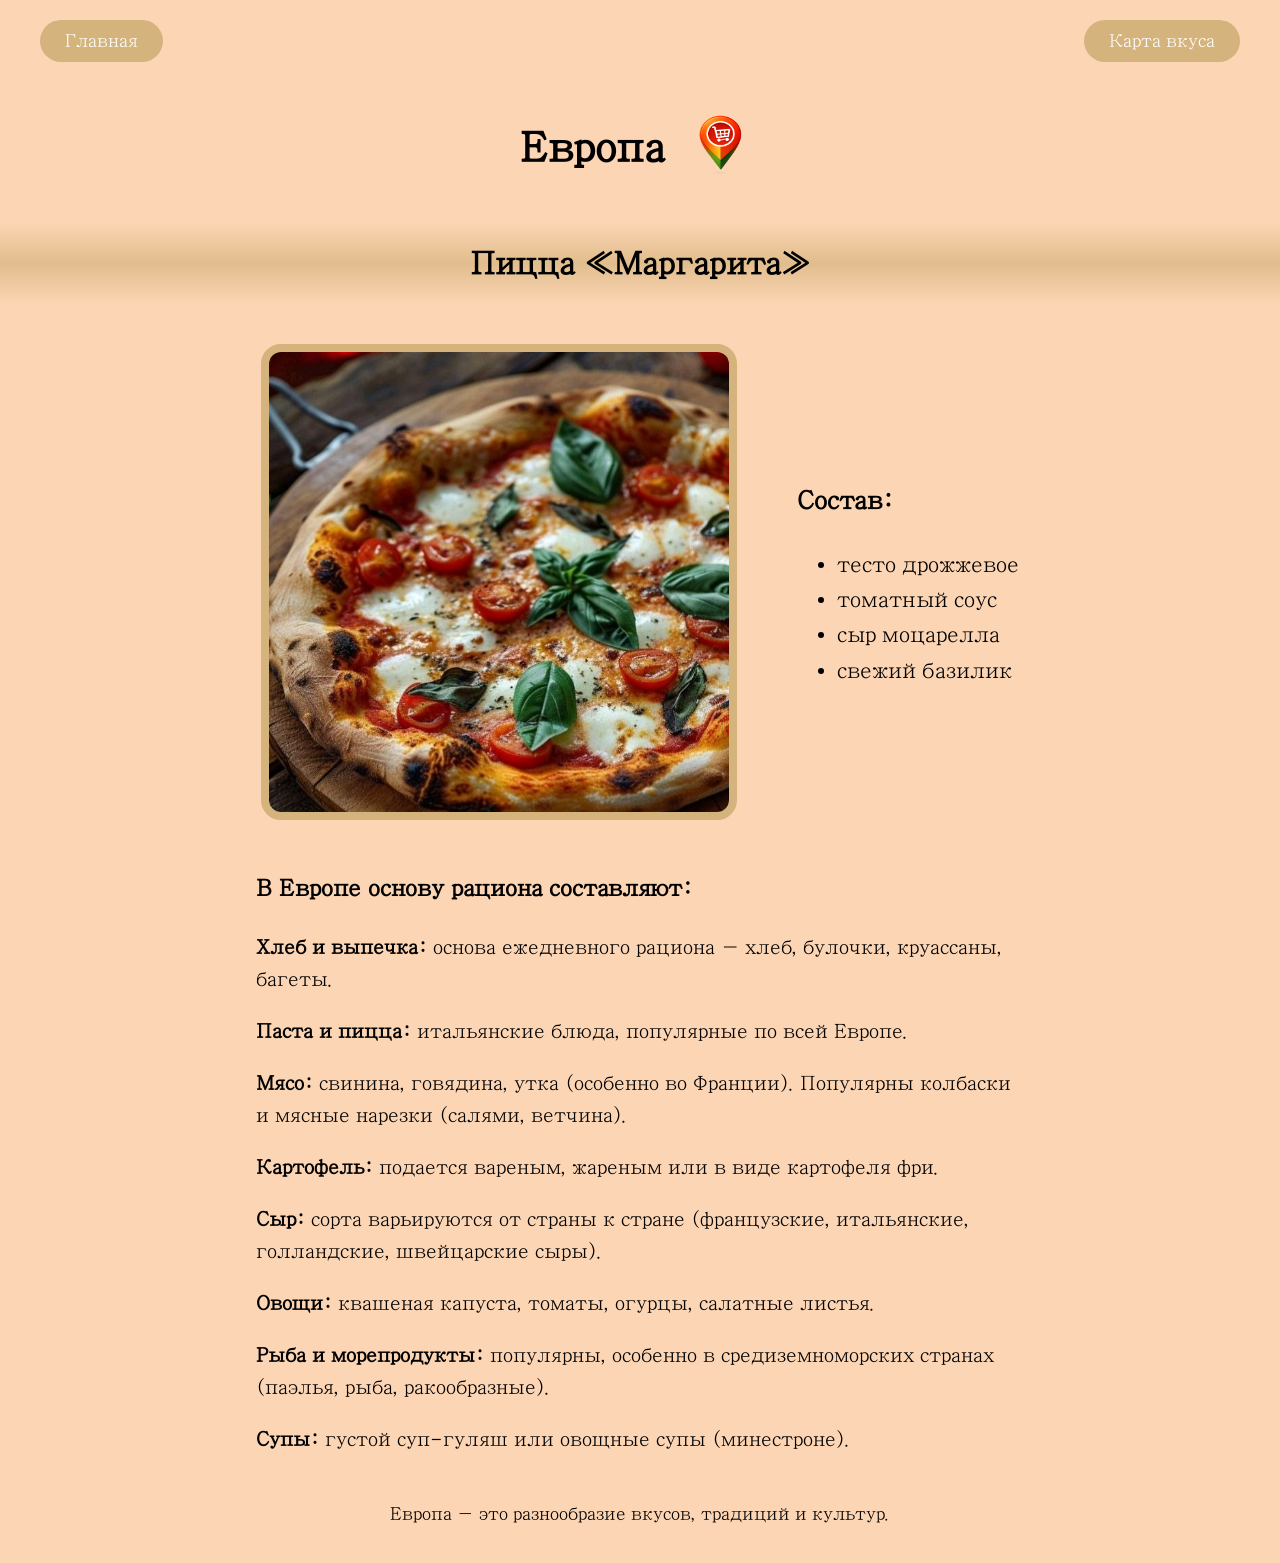
<file: europe.html>
<!DOCTYPE html>
<html lang="ru">
<head>
    <meta charset="UTF-8">
    <title>Европа</title>
    <link rel="stylesheet" href="europe.css">
    <link href="https://fonts.googleapis.com/css2?family=Jeju+Myeongjo&display=swap" rel="stylesheet">
</head>
<body>

<div class="top-nav">
    <button class="nav-btn" onclick="location.href='index.html'">Главная</button>
    <button class="nav-btn" onclick="location.href='map.html'">Карта вкуса</button>
</div>

<div class="region-header">
    <h1 class="region-title">Европа</h1>
    <img src="Mark.png" class="region-icon" alt="icon">
</div>

<div class="dish-banner">
    <h2 class="dish-name">Пицца «Маргарита»</h2>
</div>

<div class="dish-block">
    <img src="pizza.JPG" class="dish-img" alt="dish">

    <div class="dish-info">
        <h3>Состав:</h3>
        <ul>
            <li>тесто дрожжевое</li>
            <li>томатный соус</li>
            <li>сыр моцарелла</li>
            <li>свежий базилик</li>
        </ul>
    </div>
</div>

<div class="diet-block">
    <h3>В Европе основу рациона составляют:</h3>

    <p><b>Хлеб и выпечка:</b> основа ежедневного рациона — хлеб, булочки, круассаны, багеты.</p>
    <p><b>Паста и пицца:</b> итальянские блюда, популярные по всей Европе.</p>
    <p><b>Мясо:</b> свинина, говядина, утка (особенно во Франции). Популярны колбаски и мясные нарезки (салями, ветчина).</p>
    <p><b>Картофель:</b> подается вареным, жареным или в виде картофеля фри.</p>
    <p><b>Сыр:</b> сорта варьируются от страны к стране (французские, итальянские, голландские, швейцарские сыры).</p>
    <p><b>Овощи:</b> квашеная капуста, томаты, огурцы, салатные листья.</p>
    <p><b>Рыба и морепродукты:</b> популярны, особенно в средиземноморских странах (паэлья, рыба, ракообразные).</p>
    <p><b>Супы:</b> густой суп-гуляш или овощные супы (минестроне).</p>
</div>

<div class="footer-text">
    Европа — это разнообразие вкусов, традиций и культур.
</div>

</body>
</file>
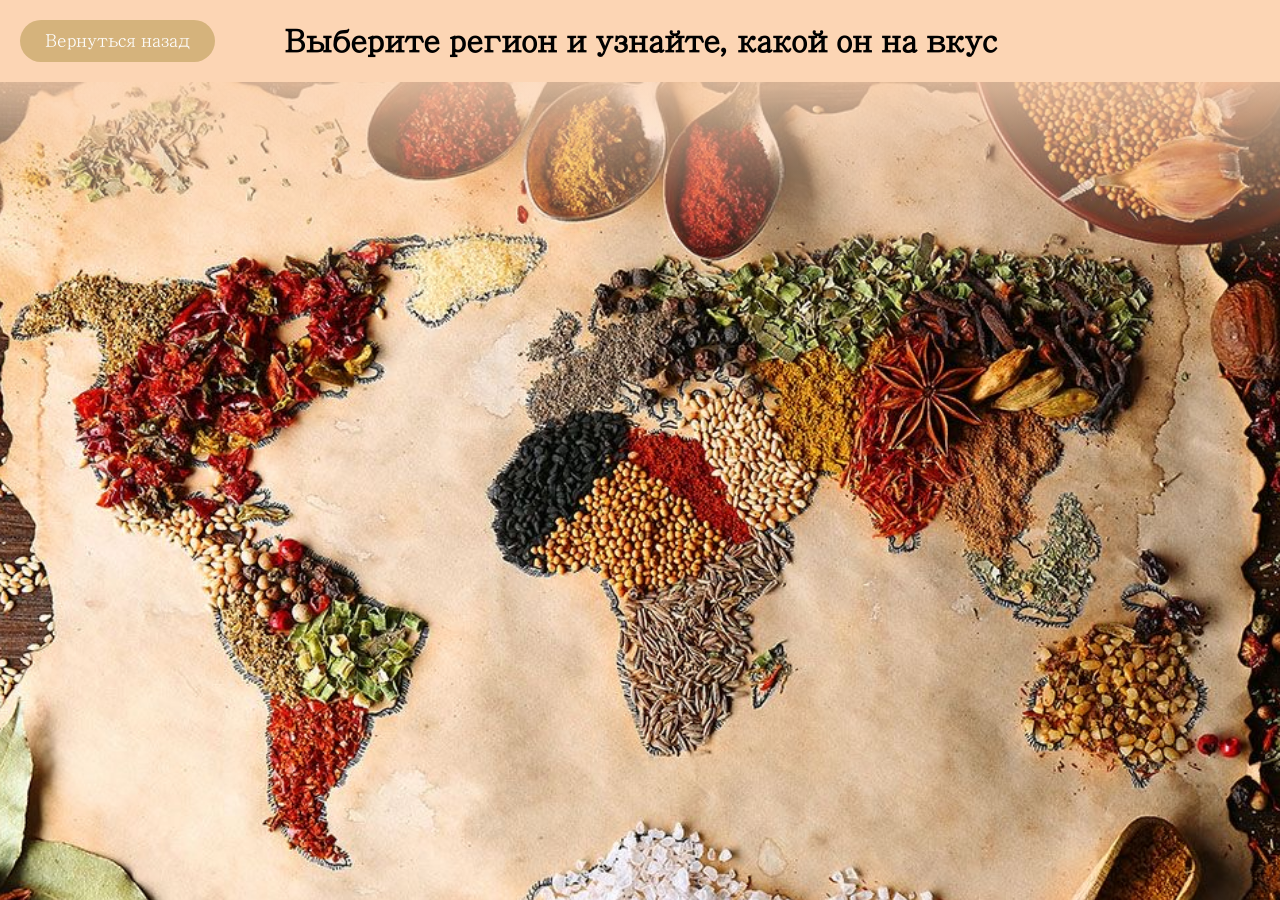
<file: map.html>
<!DOCTYPE html>
<html lang="ru">
<head>
    <meta charset="UTF-8">
    <title>Карта вкуса</title>
    <link rel="stylesheet" href="map.css">
    <link href="https://fonts.googleapis.com/css2?family=Jeju+Myeongjo&display=swap" rel="stylesheet">
</head>
<body>

<div class="full-bg">

    <button class="back-btn" onclick="location.href='index.html'">Вернуться назад</button>

    <div class="map-title">
        Выберите регион и узнайте, какой он на вкус
    </div>

    <img src="map.JPG" alt="map" class="bg-img">

    <!-- Кликабельные области -->
    <a href="europe.html" class="region europe"></a>
    <a href="asia.html" class="region asia"></a>
    <a href="america.html" class="region america"></a>
    <a href="africa.html" class="region africa"></a>
    <a href="australia.html" class="region australia"></a>

</div>

</body>
</html>
</file>
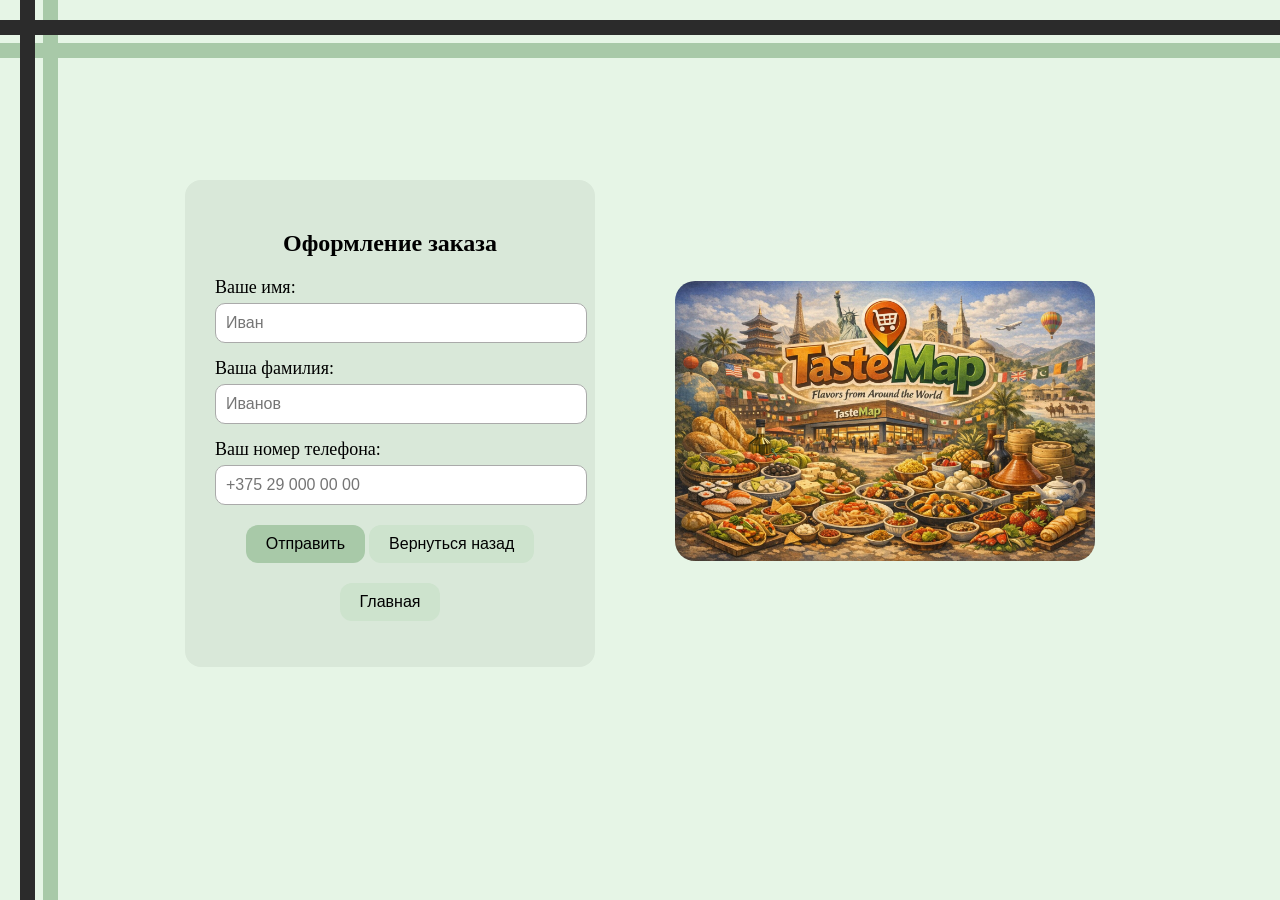
<file: order.html>
<!DOCTYPE html>
<html lang="ru">
<head>
    <meta charset="UTF-8">
    <title>Форма заказа</title>
    <link href="https://fonts.googleapis.com/css2?family=Jeju+Myeongjo&display=swap" rel="stylesheet">
    <link rel="stylesheet" href="order.css">
</head>
<body>
<svg class="line-top-dark" width="100%" height="15">
    <rect width="100%" height="15" fill="#2b2b2b"/>
</svg>
<svg class="line-top-light" width="100%" height="15">
    <rect width="100%" height="15" fill="#A8C9A8"/>
</svg>
<svg class="line-left-dark" width="15" height="100%">
    <rect width="15" height="100%" fill="#2b2b2b"/>
</svg>
<svg class="line-left-light" width="15" height="100%">
    <rect width="15" height="100%" fill="#A8C9A8"/>
</svg>



<div class="wrapper">

    <!-- ЛЕВАЯ ЧАСТЬ -->
    <div class="form-block">

        <h2>Оформление заказа</h2>

        <form id="orderForm">

            <label>Ваше имя:</label>
            <input type="text" id="name" placeholder="Иван">

            <label>Ваша фамилия:</label>
            <input type="text" id="surname" placeholder="Иванов">

            <label>Ваш номер телефона:</label>
            <input type="text" id="phone" placeholder="+375 29 000 00 00">

            <button type="submit" class="submit-btn">Отправить</button>

            <button type="button" class="back-btn" onclick="location.href='catalog.html'">Вернуться назад</button>

            <button type="button" class="home-btn" onclick="location.href='index.html'">Главная</button>

            <p id="result"></p>

        </form>

    </div>

    <!-- ПРАВАЯ ЧАСТЬ -->
    <div class="image-block">
        <img src="TasteMap.png" alt="TasteMap">
    </div>

</div>

<script src="order.js"></script>

</body>
</html>
</file>
<file: index.css>
* {
    font-family: 'Jeju Myeongjo', serif;
}

body {
    margin: 0;
    background: #E9EFE7;
}

.header {
    width: 100%;
    background: #71906F;
    padding: 10px 20px;        
    display: flex;
    justify-content: center;
    align-items: center;      
    gap: 20px;
}

.nav {
    display: flex;
    gap: 20px;
    
}

.nav-btn {
    background: #1B752F;
    color: white;
    padding: 15px 25px;
    border: none;
    border-radius: 40px;
    font-size: 16px;
    cursor: pointer;
    transition: 0.2s;
    text-decoration: none;
}

.nav-btn:hover {
    background: #444;
}

.hero {
    width: 100%;
    display: flex;
    justify-content: center;
    padding: 60px 0;
}

.hero-wrapper {
    display: flex;
    align-items: center;
    justify-content: center;
    gap: 60px;
}

.hero-img-box {
    background: #63876D;
    padding: 25px;
    border-radius: 20px;
    display: flex;
    justify-content: center;
    align-items: center;
}

.hero-img {
    width: 650px;
    max-width: 90%;
    border-radius: 12px;
}

.hero-badges {
    display: flex;
    flex-direction: column;
    gap: 20px;
    position: static; 
}
.badge {
    background: #73BF75;
    color: white;
    padding: 12px 20px;
    border-radius: 30px;
    font-size: 20px;
    text-align: center;
    width: 250px;
    display: flex;
    align-items: center;
    gap: 10px;
}

.badge::before { /*::before — это псевдо‑элемент*/
    content: "";
    width: 22px;
    height: 22px;
}

.section-line {
    width: 100%;
    height: 40px;
    background: #71906F;
    margin: 40px 0;
}

.info-section {
    width: 100%;
    display: flex;
    justify-content: center; 
    align-items: center;
    gap: 40px; 
    padding: 60px 80px;
    margin-left: -90px;
}

.info-block {
    max-width: 350px;
    text-align: center;
}

.info-title {
    font-size: 26px;
    margin-bottom: 15px;
}

.info-text {
    font-size: 16px;
    line-height: 1.5;
    color: #444;
}

.info-images {
    display: flex;
    justify-content: center;
    align-items: center;
}

.info-img-box {
    background: #63876D;
    padding: 20px;
    border-radius: 12px;

    display: flex;
    flex-direction: column;     
    justify-content: center;     
    align-items: center;         
    gap: 20px;
}

.info-img {
    width: 100%;
    max-width: 300px;
    border-radius: 10px;
    object-fit: cover;
}

.about-section {
    background: #78985C;
    display: flex;
    justify-content: center;
    align-items: center;
    gap: 60px;
    padding: 60px 80px;
}

.about-text {
    max-width: 500px;
}

.about-title {
    font-size: 28px;
    margin-bottom: 20px;
}

.about-paragraph {
    font-size: 16px;
    line-height: 1.6;
    color: #444;
    margin-bottom: 20px;
}

.about-subtitle {
    font-size: 22px;
    margin-top: 25px;
    margin-bottom: 15px;
}

.map-img {
    width: 100%;
    max-width: 450px;
    border-radius: 12px;
}

.store-list {
    list-style: none;
    padding: 0;
    margin-top: 25px;
    text-align: center;
}

.store-list li {
    font-size: 16px;
    margin-bottom: 8px;
}

.footer p {
    margin: 5px 0;
}

.footer::before {
    content: "";
    display: block;
    margin: 0 auto 15px;
    width: 30px;
    height: 30px;
}
.check-img {
    height: 100px;              
    margin-right: 30px;        
    display: flex;
    align-self: center;        
}
.footer {
    background: #dcdcdc;
    padding: 40px 80px;
    text-align: center;
    font-size: 16px;
    color: #333;
    line-height: 1.8;
    position: relative; 
}
.footer-mark {
    position: absolute;
    top: 20px;
    right: 85px;
    height: 95px;      
    width: auto;
}

@media (max-width: 768px) {

    .header {
        flex-direction: column;
        gap: 10px;
        padding: 15px;
    }

    .nav {
        flex-wrap: wrap;
        justify-content: center;
        gap: 10px;
    }

    .nav-btn {
        padding: 10px 18px;
        font-size: 14px;
    }

    .hero {
        padding: 30px 0;
    }

    .hero-wrapper {
        flex-direction: column;
        gap: 30px;
        text-align: center;
    }

    .hero-img-box {
        padding: 15px;
    }

    .hero-img {
        width: 100%;
        max-width: 350px;
    }

    .hero-badges {
        align-items: center;
    }

    .badge {
        width: 200px;
        font-size: 16px;
        padding: 10px 15px;
    }

    .section-line {
        height: 25px;
        margin: 25px 0;
    }

    .info-section {
        flex-direction: column;
        padding: 40px 20px;
        margin-left: 0;
        gap: 30px;
        text-align: center;
    }

    .info-img-box {
        padding: 15px;
        max-width: 300px;
    }

    .info-img {
        max-width: 250px;
    }

    .about-section {
        flex-direction: column;
        padding: 40px 20px;
        gap: 30px;
        text-align: center;
    }

    .map-img {
        max-width: 300px;
    }

    .store-list {
        margin-top: 15px;
    }

    .footer {
        padding: 30px 20px;
        font-size: 14px;
    }

    .footer-mark {
        height: 60px;
        top: 10px;
        right: 10px;
    }
}
</file>
<file: africa.css>
body {
    margin: 0;
    background-color: #F4E1C8;
    font-family: 'JejuMyeongjo', serif;
    text-align: center;
}
* {
    font-family: 'Jeju Myeongjo', serif;
}

.top-nav {
    display: flex;
    justify-content: space-between;
    padding: 20px 40px;
}

.nav-btn {
    background: #d3c87d;
    color: white;
    padding: 12px 25px;
    border: none;
    border-radius: 30px;
    font-size: 18px;
    cursor: pointer;
}

.region-header {
    margin-top: 10px;
    display: flex;
    justify-content: center;
    align-items: center;
    gap: 15px;
}

.region-title {
    font-size: 42px;
    margin: 0;
}

.region-icon {
    width: 80px;
    height: 110px;
}

.dish-banner {
    margin-top: 20px;
    padding: 25px 0;
    background: linear-gradient(
        to bottom,
        rgba(213,179,124,0) 0%,
        rgba(170, 211, 105, 0.7) 50%,
        rgba(213,179,124,0) 100%
    );
}

.dish-name {
    font-size: 32px;
    margin: 0;
}

.dish-block {
    display: flex;
    justify-content: center;
    align-items: center;
    gap: 60px;
    margin-top: 40px;
}

.dish-img {
    width: 460px;
    height: 460px;
    object-fit: cover;
    border-radius: 20px;
    border: 8px solid #D5B37C;
}

.dish-info {
    text-align: left;
    font-size: 22px;
    line-height: 1.6;
}

.diet-block {
    width: 60%;
    margin: 50px auto;
    font-size: 20px;
    line-height: 1.6;
    text-align: left; 
}

.footer-text {
    margin: 40px 0;
    font-size: 18px;
}

@media (max-width: 768px) {

    body {
        text-align: center;
    }

    .top-nav {
        flex-direction: column;
        gap: 15px;
        padding: 15px 20px;
    }

    .nav-btn {
        font-size: 16px;
        padding: 10px 20px;
    }

    .region-header {
        flex-direction: column;
        gap: 10px;
        margin-top: 20px;
    }

    .region-title {
        font-size: 32px;
    }

    .region-icon {
        width: 60px;
        height: 80px;
    }

    .dish-banner {
        padding: 20px 0;
    }

    .dish-name {
        font-size: 26px;
    }

    .dish-block {
        flex-direction: column;
        gap: 30px;
        margin-top: 30px;
    }

    .dish-img {
        width: 300px;
        height: 300px;
        border-width: 6px;
    }

    .dish-info {
        font-size: 18px;
        text-align: center;
        padding: 0 20px;
    }

    .diet-block {
        width: 90%;
        font-size: 18px;
        margin: 40px auto;
        text-align: left;
    }

    .footer-text {
        font-size: 16px;
        margin: 30px 0;
    }
}
</file>
<file: america.css>
body {
    margin: 0;
    background-color: #FFF4E8;
    font-family: 'JejuMyeongjo', serif;
    text-align: center;
}
* {
    font-family: 'Jeju Myeongjo', serif;
}

.top-nav {
    display: flex;
    justify-content: space-between;
    padding: 20px 40px;
}

.nav-btn {
    background: #D5B37C;
    color: white;
    padding: 12px 25px;
    border: none;
    border-radius: 30px;
    font-size: 18px;
    cursor: pointer;
}

.region-header {
    margin-top: 10px;
    display: flex;
    justify-content: center;
    align-items: center;
    gap: 15px;
}

.region-title {
    font-size: 42px;
    margin: 0;
}

.region-icon {
    width: 80px;
    height: 110px;
}

.dish-banner {
    margin-top: 20px;
    padding: 25px 0;
    background: linear-gradient(
        to bottom,
        rgba(213,179,124,0) 0%,
        rgba(243, 210, 144, 0.7) 50%,
        rgba(213,179,124,0) 100%
    );
}

.dish-name {
    font-size: 32px;
    margin: 0;
}

.dish-block {
    display: flex;
    justify-content: center;
    align-items: center;
    gap: 60px;
    margin-top: 40px;
}

.dish-img {
    width: 420px;
    height: 420px;
    object-fit: cover;
    border-radius: 20px;
    border: 8px solid #D5B37C;
}

.dish-info {
    text-align: left;
    font-size: 22px;
    line-height: 1.6;
}

.diet-block {
    width: 60%;
    margin: 50px auto;
    font-size: 20px;
    line-height: 1.6;
    text-align: left;
}

.footer-text {
    margin: 40px 0;
    font-size: 18px;
}

@media (max-width: 768px) {

    body {
        text-align: center;
    }

    .top-nav {
        flex-direction: column;
        gap: 15px;
        padding: 15px 20px;
    }

    .nav-btn {
        font-size: 16px;
        padding: 10px 20px;
    }

    .region-header {
        flex-direction: column;
        gap: 10px;
        margin-top: 20px;
    }

    .region-title {
        font-size: 32px;
    }

    .region-icon {
        width: 60px;
        height: 80px;
    }

    .dish-banner {
        padding: 20px 0;
    }

    .dish-name {
        font-size: 26px;
    }

    .dish-block {
        flex-direction: column;
        gap: 30px;
        margin-top: 30px;
    }

    .dish-img {
        width: 300px;
        height: 300px;
        border-width: 6px;
    }

    .dish-info {
        font-size: 18px;
        text-align: center;
        padding: 0 20px;
    }

    .diet-block {
        width: 90%;
        font-size: 18px;
        margin: 40px auto;
        text-align: left;
    }

    .footer-text {
        font-size: 16px;
        margin: 30px 0;
    }
}
</file>
<file: asia.css>
body {
    margin: 0;
    background-color: #F4E1C8;
    font-family: 'JejuMyeongjo', serif;
    text-align: center;
}
* {
    font-family: 'Jeju Myeongjo', serif;
}

.top-nav {
    display: flex;
    justify-content: space-between;
    padding: 20px 40px;
}

.nav-btn {
    background: #D9C0A5;
    color: white;
    padding: 12px 25px;
    border: none;
    border-radius: 30px;
    font-size: 18px;
    cursor: pointer;
}

.region-header {
    margin-top: 10px;
    display: flex;
    justify-content: center;
    align-items: center;
    gap: 15px;
}

.region-title {
    font-size: 42px;
    margin: 0;
}

.region-icon {
    width: 80px;
    height: 110px;
}

.dish-banner {
    margin-top: 20px;
    padding: 25px 0;
    background: linear-gradient(
        to bottom,
        rgba(213,179,124,0) 0%,
        rgba(211, 170, 105, 0.7) 50%,
        rgba(213,179,124,0) 100%
    );
}

.dish-name {
    font-size: 32px;
    margin: 0;
}


.dish-block {
    display: flex;
    justify-content: center;
    align-items: center;
    gap: 60px;
    margin-top: 40px;
}

.dish-img {
    width: 460px;
    height: 460px;
    object-fit: cover;
    border-radius: 20px;
    border: 8px solid #D5B37C;
}

.dish-info {
    text-align: left;
    font-size: 22px;
    line-height: 1.6;
}

.diet-block {
    width: 60%;
    margin: 50px auto;
    font-size: 20px;
    line-height: 1.6;
    text-align: left; 
}

.footer-text {
    margin: 40px 0;
    font-size: 18px;
}

@media (max-width: 768px) {

    body {
        text-align: center;
    }

    .top-nav {
        flex-direction: column;
        gap: 15px;
        padding: 15px 20px;
    }

    .nav-btn {
        font-size: 16px;
        padding: 10px 20px;
    }

    .region-header {
        flex-direction: column;
        gap: 10px;
        margin-top: 20px;
    }

    .region-title {
        font-size: 32px;
    }

    .region-icon {
        width: 60px;
        height: 80px;
    }

    .dish-banner {
        padding: 20px 0;
    }

    .dish-name {
        font-size: 26px;
    }

    .dish-block {
        flex-direction: column;
        gap: 30px;
        margin-top: 30px;
    }

    .dish-img {
        width: 300px;
        height: 300px;
        border-width: 6px;
    }

    .dish-info {
        font-size: 18px;
        text-align: center;
        padding: 0 20px;
    }

    .diet-block {
        width: 90%;
        font-size: 18px;
        margin: 40px auto;
        text-align: left;
    }

    .footer-text {
        font-size: 16px;
        margin: 30px 0;
    }
}
</file>
<file: australia.css>
body {
    margin: 0;
    background-color: #ebf4c8;
    font-family: 'JejuMyeongjo', serif;
    text-align: center;
}
* {
    font-family: 'Jeju Myeongjo', serif;
}

.top-nav {
    display: flex;
    justify-content: space-between;
    padding: 20px 40px;
}

.nav-btn {
    background: #a9d37d;
    color: white;
    padding: 12px 25px;
    border: none;
    border-radius: 30px;
    font-size: 18px;
    cursor: pointer;
}

.region-header {
    margin-top: 10px;
    display: flex;
    justify-content: center;
    align-items: center;
    gap: 15px;
}

.region-title {
    font-size: 42px;
    margin: 0;
}

.region-icon {
    width: 80px;
    height: 110px;
}

.dish-banner {
    margin-top: 20px;
    padding: 25px 0;
    background: linear-gradient(
        to bottom,
        rgba(213,179,124,0) 0%,
        rgba(220, 222, 73, 0.7) 50%,
        rgba(213,179,124,0) 100%
    );
}

.dish-name {
    font-size: 32px;
    margin: 0;
}

.dish-block {
    display: flex;
    justify-content: center;
    align-items: center;
    gap: 60px;
    margin-top: 40px;
}

.dish-img {
    width: 460px;
    height: 460px;
    object-fit: cover;
    border-radius: 20px;
    border: 8px solid #384f28;
}

.dish-info {
    text-align: left;
    font-size: 22px;
    line-height: 1.6;
}

.diet-block {
    width: 60%;
    margin: 50px auto;
    font-size: 20px;
    line-height: 1.6;
    text-align: left; 
}

.footer-text {
    margin: 40px 0;
    font-size: 18px;
}

@media (max-width: 768px) {

    body {
        text-align: center;
    }

    .top-nav {
        flex-direction: column;
        gap: 15px;
        padding: 15px 20px;
    }

    .nav-btn {
        font-size: 16px;
        padding: 10px 20px;
    }

    .region-header {
        flex-direction: column;
        gap: 10px;
        margin-top: 20px;
    }

    .region-title {
        font-size: 32px;
    }

    .region-icon {
        width: 60px;
        height: 80px;
    }

    .dish-banner {
        padding: 20px 0;
    }

    .dish-name {
        font-size: 26px;
    }

    .dish-block {
        flex-direction: column;
        gap: 30px;
        margin-top: 30px;
    }

    .dish-img {
        width: 300px;
        height: 300px;
        border-width: 6px;
    }

    .dish-info {
        font-size: 18px;
        text-align: center;
        padding: 0 20px;
    }

    .diet-block {
        width: 90%;
        font-size: 18px;
        margin: 40px auto;
        text-align: left;
    }

    .footer-text {
        font-size: 16px;
        margin: 30px 0;
    }
}
</file>
<file: catalog.css>
body {
    margin: 0;
    background-color: #E6F5E6;
    font-family: 'JejuMyeongjo', serif;
    text-align: center;
}

.top-block {
    width: 100%;
    display: flex;
    flex-direction: column;
    align-items: center;
    margin-top: 40px;
}

.text-box {
    background: #d9e8d9;
    padding: 20px;
    border-radius: 12px;
    width: 60%;
}

.text-box p {
    font-size: 18px;
    margin: 8px 0;
}

.order-btn {
    margin-top: 20px;
    background: #A8C9A8;
    color: #000;
    border: none;
    padding: 10px 20px;
    border-radius: 16px;
    font-size: 16px;
    cursor: pointer;
}

.promo-img img {
    margin-top: 20px;
    width: 240px;
    border-radius: 20px;
}

.regions-block {
    margin-top: 60px;
    width: 100%;
    display: flex;
    flex-direction: column;
    align-items: center;
}

.side-buttons {
    display: flex;
    gap: 10px;
    margin-bottom: 40px;
}

.side-buttons button {
    background: #CDE3CD;
    border: none;
    padding: 8px 16px;
    border-radius: 12px;
    font-size: 15px;
    cursor: pointer;
}

.regions {
    width: 70%;
}

.region-title {
    font-size: 32px;
    margin: 40px 0 20px 0;
}

.food-columns {
    display: flex;
    justify-content: center; 
    align-items: flex-start;
    gap: 40px; 
    width: 100%;
}

.food-column {
    width: 25%; 
    min-width: 200px;
    text-align: left;
}

.food-column h3 {
    font-size: 22px;
    margin-bottom: 10px;
}

.food-column ul {
    list-style: none;
    padding-left: 0;
    margin: 0;
}

.food-column li {
    font-size: 18px;
    margin-bottom: 6px;
}

.empty {
    font-size: 18px;
    color: #555;
    margin-bottom: 30px;
}

@media (max-width: 768px) {

    body {
        text-align: center;
    }

    .top-block {
        margin-top: 20px;
        padding: 0 20px;
    }

    .text-box {
        width: 90%;
        padding: 15px;
    }

    .text-box p {
        font-size: 16px;
    }

    .order-btn {
        font-size: 14px;
        padding: 8px 16px;
        border-radius: 12px;
    }

    .promo-img img {
        width: 180px;
        margin-top: 15px;
    }

    .regions-block {
        margin-top: 40px;
    }

    .side-buttons {
        flex-wrap: wrap;
        justify-content: center;
        gap: 8px;
        margin-bottom: 25px;
    }

    .side-buttons button {
        font-size: 14px;
        padding: 8px 14px;
    }

    .regions {
        width: 90%;
    }

    .region-title {
        font-size: 26px;
        margin: 30px 0 15px 0;
    }

    .food-columns {
        flex-direction: column;
        gap: 25px;
        align-items: center;
    }

    .food-column {
        width: 90%;
        min-width: auto;
        text-align: center;
    }

    .food-column h3 {
        font-size: 20px;
    }

    .food-column li {
        font-size: 16px;
    }

    .empty {
        font-size: 16px;
    }
}
</file>
<file: europe.css>
body {
    margin: 0;
    background-color: #FCD5B4;
    font-family: 'JejuMyeongjo', serif;
    text-align: center;
}
* {
    font-family: 'Jeju Myeongjo', serif;
}

.top-nav {
    display: flex;
    justify-content: space-between;
    padding: 20px 40px;
}

.nav-btn {
    background: #D5B37C;
    color: white;
    padding: 12px 25px;
    border: none;
    border-radius: 30px;
    font-size: 18px;
    cursor: pointer;
}

.region-header {
    margin-top: 10px;
    display: flex;
    justify-content: center;
    align-items: center;
    gap: 15px;
}

.region-title {
    font-size: 42px;
    margin: 0;
}

.region-icon {
    width: 80px;
    height: 110px;
}

.dish-banner {
    margin-top: 20px;
    padding: 25px 0;
    background: linear-gradient(
        to bottom,
        rgba(213,179,124,0) 0%,
        rgba(213,179,124,0.7) 50%,
        rgba(213,179,124,0) 100%
    );
}

.dish-name {
    font-size: 32px;
    margin: 0;
}

.dish-block {
    display: flex;
    justify-content: center;
    align-items: center;
    gap: 60px;
    margin-top: 40px;
}

.dish-img {
    width: 460px;
    height: 460px;
    object-fit: cover;
    border-radius: 20px;
    border: 8px solid #D5B37C;
}

.dish-info {
    text-align: left;
    font-size: 22px;
    line-height: 1.6;
}

.diet-block {
    width: 60%;
    margin: 50px auto;
    font-size: 20px;
    line-height: 1.6;
    text-align: left; 
}

.footer-text {
    margin: 40px 0;
    font-size: 18px;
}

@media (max-width: 768px) {

    body {
        text-align: center;
    }

    .top-nav {
        flex-direction: column;
        gap: 15px;
        padding: 15px 20px;
    }

    .nav-btn {
        font-size: 16px;
        padding: 10px 20px;
    }

    .region-header {
        flex-direction: column;
        gap: 10px;
        margin-top: 20px;
    }

    .region-title {
        font-size: 32px;
    }

    .region-icon {
        width: 60px;
        height: 80px;
    }

    .dish-banner {
        padding: 20px 0;
    }

    .dish-name {
        font-size: 26px;
    }

    .dish-block {
        flex-direction: column;
        gap: 30px;
        margin-top: 30px;
    }

    .dish-img {
        width: 300px;
        height: 300px;
        border-width: 6px;
    }

    .dish-info {
        font-size: 18px;
        text-align: center;
        padding: 0 20px;
    }

    .diet-block {
        width: 90%;
        font-size: 18px;
        margin: 40px auto;
        text-align: left;
    }

    .footer-text {
        font-size: 16px;
        margin: 30px 0;
    }
}
</file>
<file: map.css>
body {
    background-color: #FCD5B4;
    margin: 0;
}
* {
    font-family: 'Jeju Myeongjo', serif;
}

.full-bg {
    position: relative;
    width: 100%;
    height: 100vh;
    overflow: hidden;
}

.bg-img {
    width: 100%;
    height: 100%;
    object-fit: cover;
}

/* Градиент сверху */
.full-bg::after {
    content: "";
    position: absolute;
    top: 0;
    left: 0;
    width: 100%;
    height: 30vh;
    background: linear-gradient(
        to bottom,
        #FCD5B4,
        rgba(252, 213, 180, 0.8),
        rgba(252, 213, 180, 0.4),
        rgba(252, 213, 180, 0)
    );
    z-index: 1;
    
}

.back-btn {
    background: #D5B37C;
    color: white;
    padding: 12px 25px;
    border: none;
    border-radius: 30px;
    font-size: 18px;
    cursor: pointer;
    margin: 20px;
    position: relative;
    z-index: 10;
}

.map-title {
    position: absolute;
    top: 25px;
    width: 100%;
    text-align: center;
    font-size: 32px;
    color: black;
    font-weight: 600;
    z-index: 3;
}

.region {
    position: absolute;
    z-index: 4;
    cursor: pointer;
}

.america {
    position: absolute;
    left: 5%;
    top: 23%;      
    width: 28%;
    height: 75%;
    z-index: 4;
    cursor: pointer;
}

.africa {
    position: absolute;
    left: 40%;
    top: 45%;      
    width: 20%;
    height: 38%;
    z-index: 4;
    cursor: pointer;
}

.australia {
    position: absolute;
    left: 78%;
    top: 70%;      
    width: 15%;
    height: 18%;
    z-index: 4;
    cursor: pointer;
}

.europe {
    position: absolute;
    left: 42%;
    top: 22%;
    width: 18%;
    height: 22%;
    z-index: 4;
    cursor: pointer;
}

.asia {
    position: absolute;
    left: 60%;
    top: 20%;
    width: 30%;
    height: 37%;
    z-index: 4;
    cursor: pointer;
}

@media (max-width: 768px) {

    .map-title {
        font-size: 15px;
        top: 50px;
    }

    .back-btn {
        padding: 8px 18px;
        font-size: 14px;
        margin: 10px;
    }

    .full-bg {
        height: 100vh;
    }

    .bg-img {
        object-fit: contain;
    }

    .region {
        transform: scale(0.55);
        transform-origin: top left;
    }

    .america {
        top: 38%;
        left: 14%;
    }

    .africa {
        top: 55%;
        left: 50%;
    }

    .australia {
        top: 58%;
        left: 81%;
    }

    .europe {
        top: 39%;
        left: 40%;
    }

    .asia {
        top: 34%;
        left: 58%;
    }
}
</file>
<file: order.css>
body {
    margin: 0;
    background-color: #E6F5E6;
    font-family: 'JejuMyeongjo', serif;
}

.wrapper {
    display: flex;
    justify-content: center;
    align-items: center;
    gap: 80px;
    margin-top: 180px;
}

.form-block {
    width: 350px;
    background: #d9e8d9;
    padding: 30px;
    border-radius: 16px;
    text-align: center;
}

label {
    display: block;
    text-align: left;
    margin-top: 15px;
    font-size: 18px;
}

input {
    width: 100%;
    padding: 10px;
    margin-top: 5px;
    border-radius: 10px;
    border: 1px solid #aaa;
    font-size: 16px;
}

button {
    margin-top: 20px;
    padding: 10px 20px;
    border-radius: 12px;
    border: none;
    cursor: pointer;
    font-size: 16px;
}

.submit-btn {
    background: #A8C9A8;
}

.back-btn, .home-btn {
    background: #CDE3CD;
}

.image-block img {
    width: 420px;
    border-radius: 20px;
}

.line-top-dark {
    position: fixed;
    top: 20px;
    left: 0;
    z-index: 10;
}

.line-top-light {
    position: fixed;
    top: 43px;
    left: 0;
    z-index: 9;
}

.line-left-dark {
    position: fixed;
    top: 0;
    left: 20px;
    z-index: 10;
}

.line-left-light {
    position: fixed;
    top: 0;
    left: 43px;
    z-index: 9;
}

@media (max-width: 768px) {

    .wrapper {
        flex-direction: column;
        gap: 40px;
        margin-top: 60px;
        padding: 0 20px;
    }

    .form-block {
        width: 90%;
        padding: 20px;
    }

    label {
        font-size: 16px;
    }

    input {
        font-size: 14px;
        padding: 8px;
    }

    button {
        font-size: 14px;
        padding: 8px 16px;
    }

    .image-block img {
        width: 260px;
        border-radius: 16px;
    }

    .line-top-dark {
        top: 10px;
        width: 100px;
    }

    .line-top-light {
        top: 28px;
        width: 100px;
    }

    .line-left-dark {
        left: 10px;
        height: 100px;
    }

    .line-left-light {
        left: 28px;
        height: 100px;
    }
}
</file>
